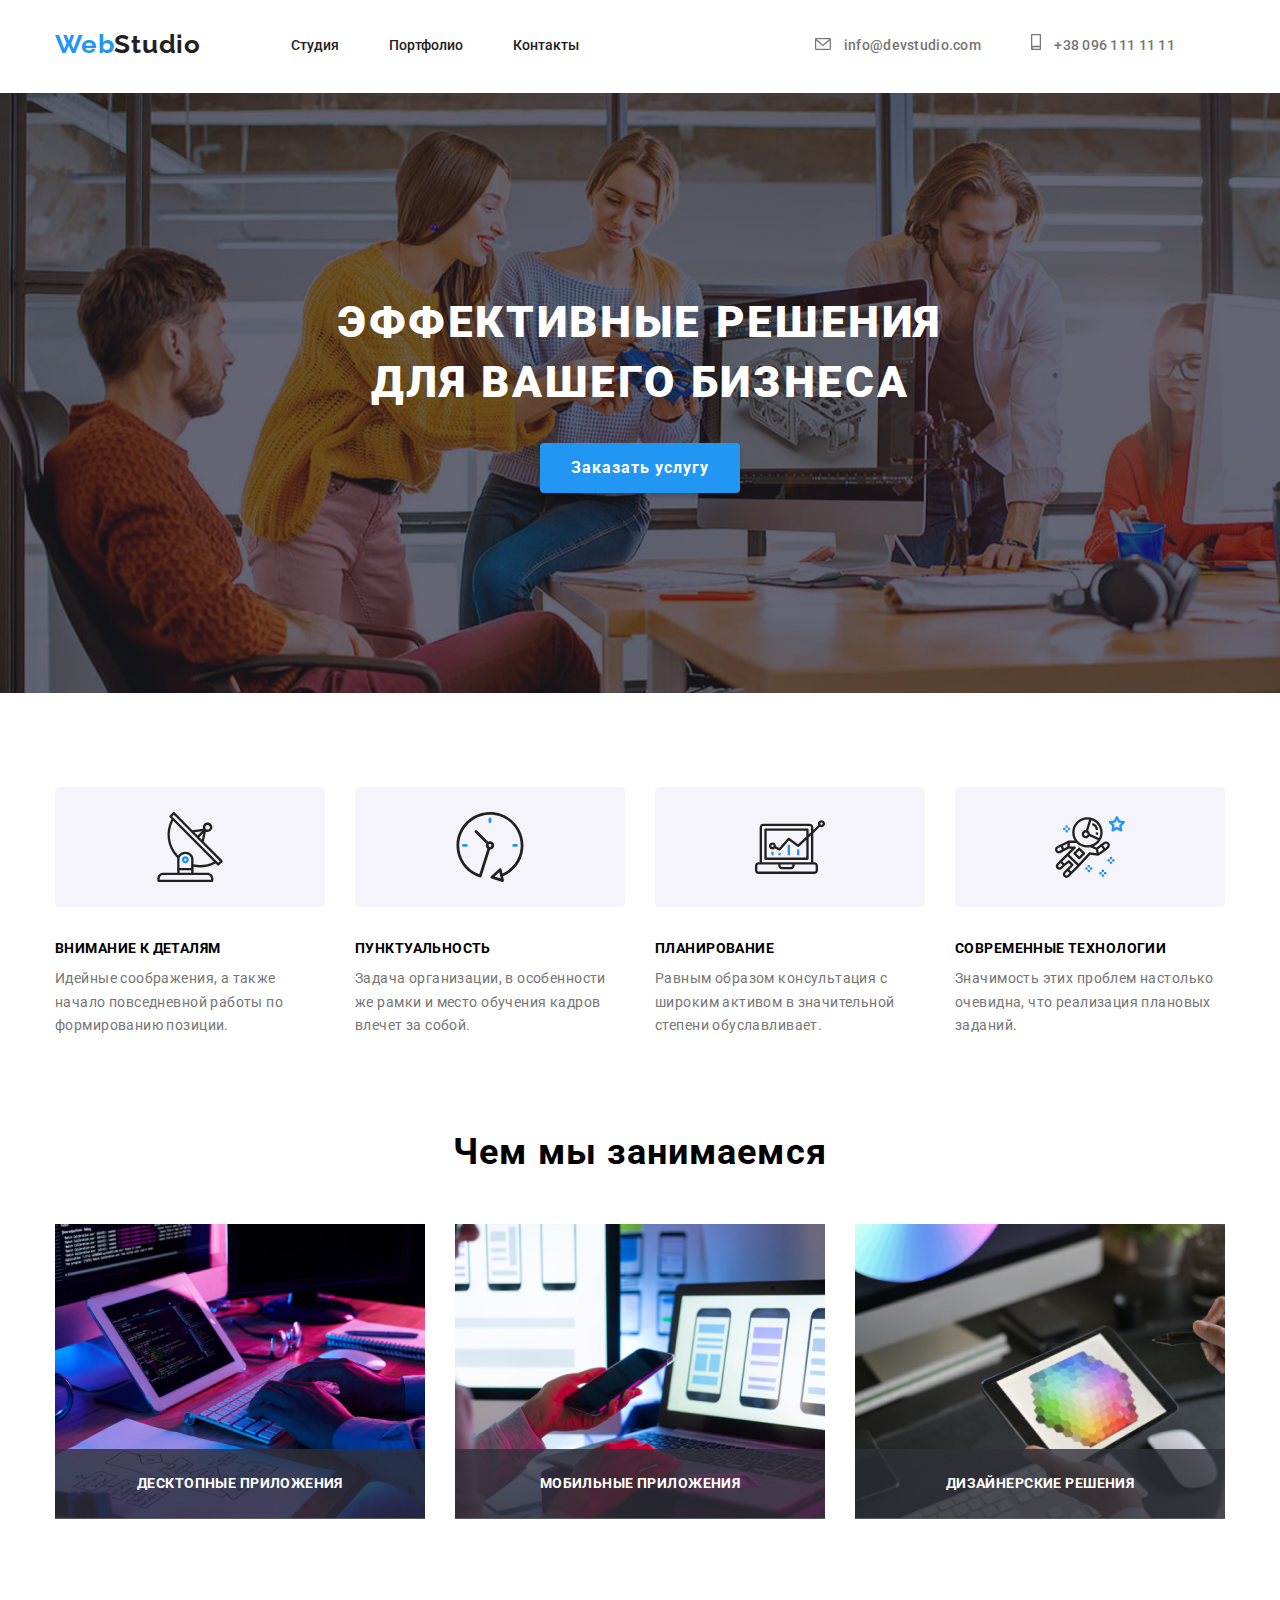
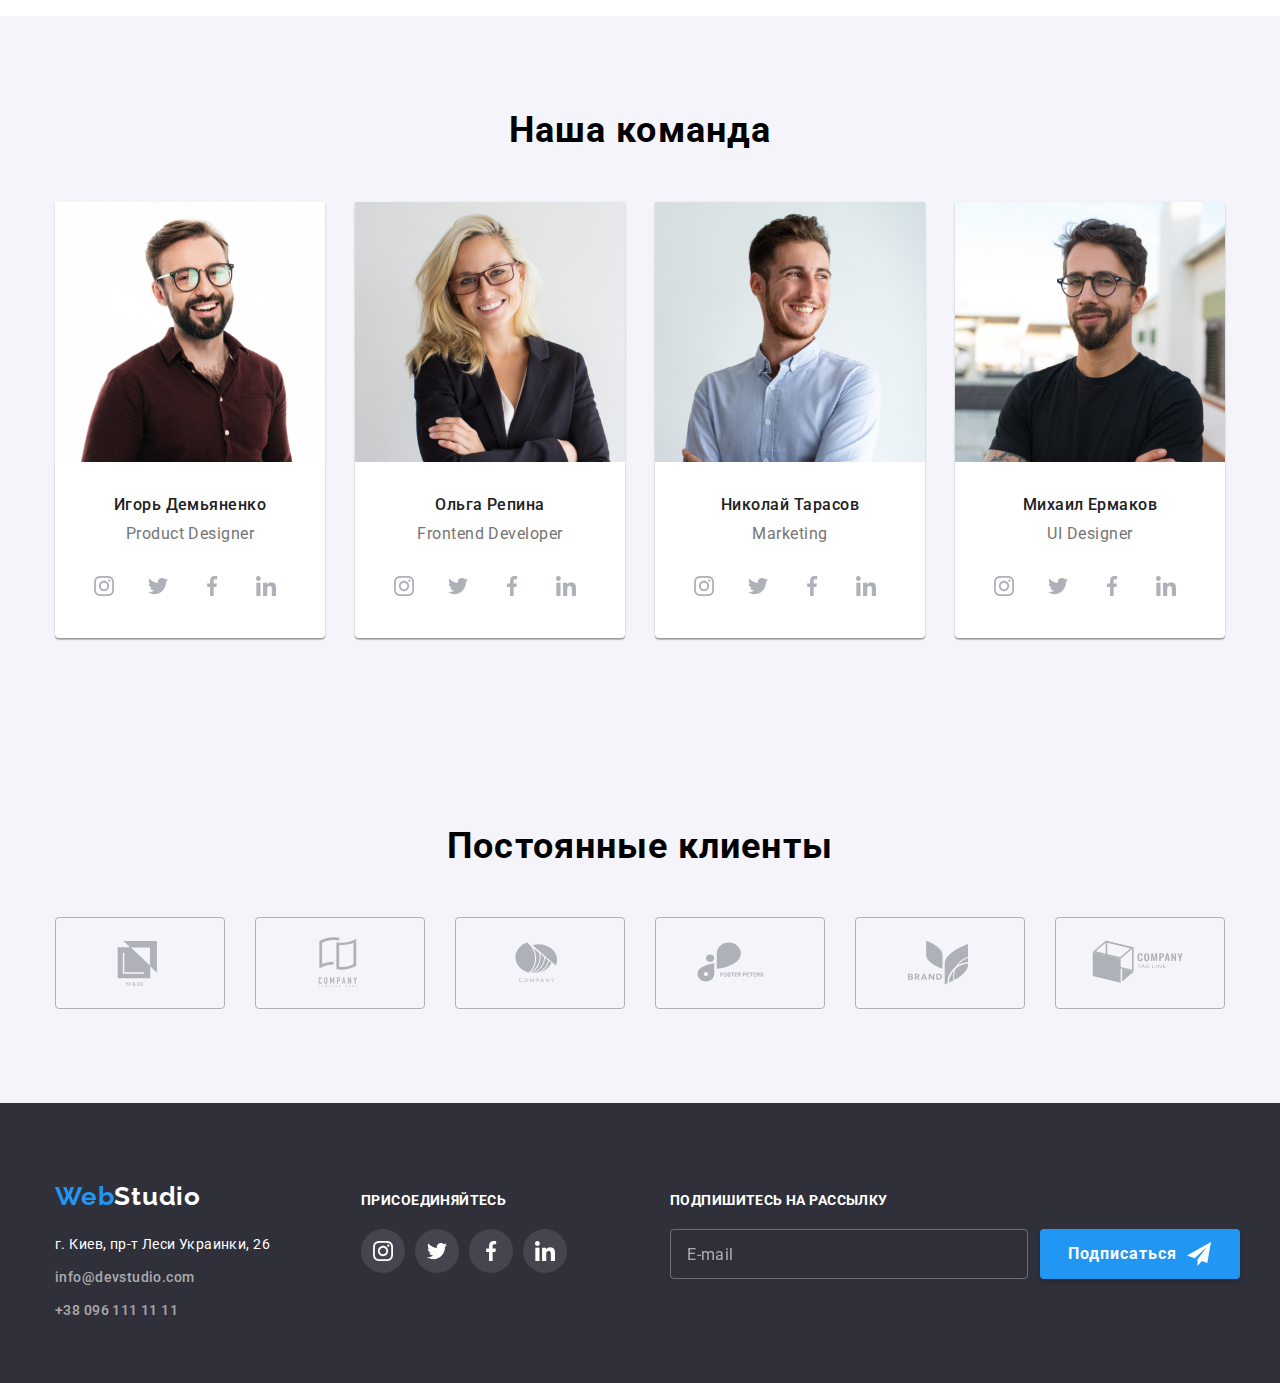
<file: index.html>
<!DOCTYPE html>
<html lang="ru">
<head>
    <meta charset="UTF-8" />
    <meta http-equiv="X-UA-Compatible" content="IE=edge" />
    <meta name="viewport" content="width=device-width, initial-scale=1.0" />
    <link rel="stylesheet" href="https://cdnjs.cloudflare.com/ajax/libs/modern-normalize/1.0.0/modern-normalize.css"
        integrity="sha512-Zx6MlUMKSVJoQ+83OwhdILe8cSEsCzfqThJd7J/VA2UrK6Ctj85p+xzqfyuNXE5B1k25uUdmJ2OzItbBy9GHAQ=="
        crossorigin="anonymous" />
    <link rel="preconnect" href="https://fonts.gstatic.com" />
    <link rel="preconnect" href="https://fonts.gstatic.com" />
    <link
        href="https://fonts.googleapis.com/css2?family=Raleway:wght@700&family=Roboto:wght@400;500;700;900&display=swap"
        rel="stylesheet" />
    <link rel="stylesheet" href="css/main.css" />
    <title>WebStudio</title>
</head>
<body>
    <header class="header">
        <div class="container ">
            <nav >
                <a href="./" class="link logo">
                    <span class="logo-span">Web</span>Studio</a>
                <ul  class="menu list-no">
                    <li class="nav-item">
                        <a class="link nav-link" href="#">Студия</a>
                    </li>
                    <li class="nav-item">
                        <a class="link nav-link" href="portfolio.html">Портфолио</a>
                    </li>
                    <li class="nav-item">
                        <a class="link nav-link" href="#">Контакты</a>
                    </li>
                </ul>
            </nav>
            <ul class="con-list list-no">
                <li class="con-item">
                    <a class="link con-link" href="mailto:info@devstudio.com">
                    <svg class="icon-mail">
                        <use href="sprite.svg#icon-mail"></use>
                    </svg>
                        info@devstudio.com</a>
                </li>
                <li class="con-item">
                    <a class="link con-link" href="tel:+380961111111"> 
                        <svg class="icon-phone">
                            <use href="sprite.svg#icon-smartphone2"></use>
                        </svg>
                       +38 096 111 11 11</a>
                </li>
            </ul>
        </div>
    </header>
    <main>
        <section class="bigblock">
            <div class="container">
                <h1 class="bigblock-title">Эффективные решения для вашего бизнеса</h1>
                <div class="bigblock-center">
                    <button class="order-but"  data-open-modal>Заказать услугу</button>    
                </div>
        </section>
        <section  class="about-section">
            <div class="container">
                <ul class="about-list list-no">
                    <li class="about-list-item">
                        <svg class="about-icon">
                            <use href="sprite.svg#icon-Group-1"></use>
                        </svg>
                        <h3 class="about-title">Внимание к деталям</h3>
                        <p class="about-name about-name_about-p">
                            Идейные соображения, а также</br> начало повседневной работы по</br>
                            формированию позиции.
                        </p>
                    </li>
                    <li class="about-list-item">
                        <svg class="about-icon"> 
                            <use href="sprite.svg#icon-Group-2"></use>
                        </svg>
                        <h3 class="about-title">Пунктуальность</h3>
                        <p class="about-name about-name_about-p">
                            Задача организации, в особенности</br> же рамки и место обучения кадров</br>
                            влечет за собой.
                        </p>
                    </li>
                    <li class="about-list-item">
                        <svg class="about-icon">
                            <use href="sprite.svg#icon-Group-3"></use>
                        </svg>
                        <h3 class="about-title">Планирование</h3>
                        <p class="about-name about-name_about-p">
                            Равным образом консультация с</br> широким активом в значительной</br>
                            степени обуславливает.
                        </p>
                    </li>
                    <li class="about-list-item">
                        <svg class="about-icon">
                            <use href="sprite.svg#icon-Group-4"></use>
                        </svg>
                        <h3 class="about-title">Современные технологии</h3>
                        <p class="about-name about-name_about-p">
                            Значимость этих проблем настолько</br> очевидна, что реализация
                            плановых</br> заданий.
                        </p>
                    </li>
                </ul>
            </div>
        </section>
        <section class="list-img-section">
            <div class="container">
                <h2 class="title-section">Чем мы занимаемся</h2>
                <ul class="list-no list-img">
                    <li>
                        <img src="img.png" width="370" height="294" alt="png" />
                        <div class="back-list">
                            <p class="text-list">Десктопные приложения</p>
                        </div>
                    </li>
                    <li>
                        <img src="img (1).png" width="370" height="294" alt="png1" />
                        <div class="back-list">
                            <p class="text-list">Мобильные приложения</p>
                        </div>
                    </li>
                    <li>
                        <img src="img (2).png" width="370" height="294"
                            alt="png2" />
                            <div class="back-list">
                                <p class="text-list">Дизайнерские решения</p>
                            </div>
                    </li>
                </ul>
            </div>
        </section>
        <section class="team">
            <div class="container">
                <h2 class="title-section">Наша команда</h2>
                <ul class="list-no list-team">
                    <li class="people-list">
                        <img src="img.jpg" alt="Ігарь" width="270" height="260" />
                        <h4 class="title-name">Игорь Демьяненко</h4>
                        <p class="job">Product Designer</p>
                        <ul class="list-no cocial">
                            <li class="cocial-margin">
                                <a class="cocial-link-href" href="">
                                    <svg class="cocial-link">
                                        <use href="sprite.svg#icon-Ellipse-3"></use>
                                    </svg>
                                </a>
                            </li>
                            <li class="cocial-margin">
                                <a class="cocial-link-href" href="">
                                    <svg class="cocial-link">
                                        <use href="sprite.svg#icon-Ellipse-2"></use>
                                    </svg>
                                </a>
                            </li>
                            <li class="cocial-margin">
                                <a class="cocial-link-href" href="">
                                    <svg class="cocial-link">
                                        <use href="sprite.svg#icon-Ellipse-1"></use>
                                    </svg>
                                </a>
                            </li>
                            <li class="cocial-margin">
                                <a class="cocial-link-href" href="">
                                    <svg class="cocial-link">
                                        <use href="sprite.svg#icon-Ellipse"></use>
                                    </svg>
                                </a>
                            </li>   
                        </ul>
                    </li>
                    <li class="people-list">
                        <img src="img (1).jpg" alt="Ольга" width="270" height="260" />
                        <h4 class="title-name">Ольга Репина</h4>
                        <p class="job">Frontend Developer</p>
                        <ul class="list-no cocial">
                            <li class="cocial-margin">
                                <a class="cocial-link-href" href="">
                                    <svg class="cocial-link">
                                        <use href="sprite.svg#icon-Ellipse-3"></use>
                                    </svg>
                                </a>
                            </li>
                            <li class="cocial-margin">
                                <a class="cocial-link-href" href="">
                                    <svg class="cocial-link">
                                        <use href="sprite.svg#icon-Ellipse-2"></use>
                                    </svg>
                                </a>
                            </li>
                            <li class="cocial-margin">
                                <a class="cocial-link-href" href="">
                                    <svg class="cocial-link">
                                        <use href="sprite.svg#icon-Ellipse-1"></use>
                                    </svg>
                                </a>
                            </li>
                            <li class="cocial-margin">
                                <a class="cocial-link-href" href="">
                                    <svg class="cocial-link">
                                        <use href="sprite.svg#icon-Ellipse"></use>
                                    </svg>
                                </a>
                            </li>
                        </ul>
                    </li>
                    <li class="people-list">
                        <img src="img (2).jpg" alt="Коля" width="270" height="260" />
                        <h4 class="title-name">Николай Тарасов</h4>
                        <p class="job">Marketing</p>
                        <ul class="list-no cocial">
                            <li class="cocial-margin">
                                <a class="cocial-link-href" href="">
                                    <svg class="cocial-link">
                                        <use href="sprite.svg#icon-Ellipse-3"></use>
                                    </svg>
                                </a>
                            </li>
                            <li class="cocial-margin">
                                <a class="cocial-link-href" href="">
                                    <svg class="cocial-link">
                                        <use href="sprite.svg#icon-Ellipse-2"></use>
                                    </svg>
                                </a>
                            </li>
                            <li class="cocial-margin">
                                <a class="cocial-link-href" href="">
                                    <svg class="cocial-link">
                                        <use href="sprite.svg#icon-Ellipse-1"></use>
                                    </svg>
                                </a>
                            </li>
                            <li class="cocial-margin">
                                <a class="cocial-link-href" href="">
                                    <svg class="cocial-link">
                                        <use href="sprite.svg#icon-Ellipse"></use>
                                    </svg>
                                </a>
                            </li>
                        </ul>
                    </li>
                    <li class="people-list">
                        <img src="img (3).jpg" alt="Міша" width="270" height="260" />
                        <h4 class="title-name">Михаил Ермаков</h4>
                        <p class="job">UI Designer</p>
                        <ul class="list-no cocial">
                            <li class="cocial-margin">
                                <a class="cocial-link-href" href="">
                                    <svg class="cocial-link">
                                        <use href="sprite.svg#icon-Ellipse-3"></use>
                                    </svg>
                                </a>
                            </li>
                            <li class="cocial-margin">
                                <a class="cocial-link-href" href="">
                                    <svg class="cocial-link">
                                        <use href="sprite.svg#icon-Ellipse-2"></use>
                                    </svg>
                                </a>
                            </li>
                            <li class="cocial-margin">
                                <a class="cocial-link-href" href="">
                                    <svg class="cocial-link">
                                        <use href="sprite.svg#icon-Ellipse-1"></use>
                                    </svg>
                                </a>
                            </li>
                            <li class="cocial-margin">
                                <a class="cocial-link-href" href="">
                                    <svg class="cocial-link">
                                        <use href="sprite.svg#icon-Ellipse"></use>
                                    </svg>
                                </a>
                            </li>
                        </ul>
                    </li>
                </ul>
            </div>
        </section>
        <section class="team">
            <div class="container">
                <h2 class="title-section">Постоянные клиенты</h2>
                <ul class="list-no list-team">
                    <li >
                        <a class="icon-link-client" href="" >
                        <svg class="icon-client">
                            <use href="sprite.svg#icon-Client-1"></use>
                        </svg>
                        </a>
                    </li>
                    <li >
                        <a class="icon-link-client" href="">
                    <svg class="icon-client">
                        <use href="sprite.svg#icon-Client-2"></use>
                    </svg>
                    </a>
                    </li>
                    <li >
                        <a class="icon-link-client" href="">
                    <svg class="icon-client">
                        <use href="sprite.svg#icon-Client-3"></use>
                    </svg>
                    </a>
                    </li>
                    <li >
                        <a class="icon-link-client" href="">
                    <svg class="icon-client">
                        <use href="sprite.svg#icon-Client-4"></use>
                    </svg>
                    </a>
                    </li>
                    <li > 
                        <a class="icon-link-client" href="">
                        <svg class="icon-client">
                            <use href="sprite.svg#icon-Client-5"></use>
                        </svg>
                        </a>
                    </li>
                    <li >
                        <a class="icon-link-client" href="">
                        <svg class="icon-client">
                            <use href="sprite.svg#icon-Client-6"></use>
                        </svg>
                        </a>
                    </li>
                </ul>
            </div>
        </section>
    </main>
    <footer class="footer">
        <div class="container content">
            <div class="margin-content">
            <a href="./" class="link logo footer-logo">
                <span class="logo-span ">Web</span><span class="white-span">Studio</span>
            </a>
            <address class="address">
                <p class="address-street link">г. Киев, пр-т Леси Украинки, 26</p>
                
                <ul class="list-no">
                    <li class="footer-item-list">
                        <a class="link con-link footer-link" href="mailto:info@devstudio.com">info@devstudio.com</a>
                    </li>
                    <li class="footer-item-list">
                        <a class="link con-link footer-link" href="tel:+380961111111">+38 096 111 11 11</a>
                    </li>
                </ul>
            </address>
        </div>
        <div >
            <p class="about-title white">ПРИСОЕДИНЯЙТЕСЬ</p>
        <ul class="list-no cocial">
            <li class="cocial-margin">
                <a class="cocial-href" href="">
                    <svg class="cocial-link">
                        <use href="sprite.svg#icon-Ellipse-3"></use>
                    </svg>
                </a>
            </li>
            <li class="cocial-margin">
                <a class="cocial-href" href="">
                    <svg class="cocial-link">
                        <use href="sprite.svg#icon-Ellipse-2"></use>
                    </svg>
                </a>
            </li>
            <li class="cocial-margin">
                <a class="cocial-href" href="">
                    <svg class="cocial-link">
                        <use href="sprite.svg#icon-Ellipse-1"></use>
                    </svg>
                </a>
            </li>
            <li class="cocial-margin">
                <a class="cocial-href" href="">
                    <svg class="cocial-link">
                        <use href="sprite.svg#icon-Ellipse"></use>
                    </svg>
                </a>
            </li>
        </ul>
        </div>
        <div class="podpiska">
            <h3 class="about-title white">ПОДПИШИТЕСЬ НА РАССЫЛКУ</h3>
            <div class="input-podpiska">
                <input type="text" class="for-mail" placeholder="E-mail">
                <button type="submit" class="but-follow">Подписаться
                    <svg class="icon-send" width="24px" height="24px">
                        <use href="sprite.svg#icon-send"></use>
                    </svg>
                </button>
                </div>
        </div>
        </div>
    </footer>
        <div class="backdrop is-hidden" data-backdrop>       
            <div class="modal">       
                <form class="form" autocomplete="off">
                    <h3 class="modal-name">Оставьте свои данные, мы вам перезвоним</h3>
      
                    <label class="form-label">Имя
                        <input class="input" type="text" name="user-name" />
                        <svg class="icon-form" width="18px" height="18px">
                            <use href="sprite.svg#icon-person"></use>
                        </svg>
                    </label>
        
                    <label class="form-label">Телефон
                        <input class="input" type="tel" name="user-tel" />
                        <svg class="icon-form" width="18px" height="18px">
                            <use href="sprite.svg#icon-phone-black"></use>
                        </svg>
                    </label>
        
                    <label class="form-label">Почта
                        <input class="input" type="email" name="user-email" />
                        <svg class="icon-form" width="18px" height="18px">
                            <use href="sprite.svg#icon-email-black"></use>
                        </svg>
                    </label>
        
                    <label class="form-label">Коментарий
                        <textarea class="comment-textarea" name="comment" placeholder="Введите текст"></textarea>
                    </label>
        
                    <input class="agreement-checkbox visually-hidden" type="checkbox" name="agreement" id="agreement" />
                    <label class="agreement-label" for="agreement">Соглашаюсь с рассылкой и принимаю
                        <a class="agreement-link" href=""> Условия договора</a>
                    </label>
        
                    <button class="button-send" type="submit">Отправить</button>
        
                </form>
        
                <button type="button" class="button-close" data-close-modal>
                    <svg class="icon-close" width="30px" height="30px">
                        <use href="sprite.svg#icon-close"></use>
                    </svg>
                </button>

            </div>
        </div>
   
    <script src="js/js.js"></script>
</body>

</html>
</file>
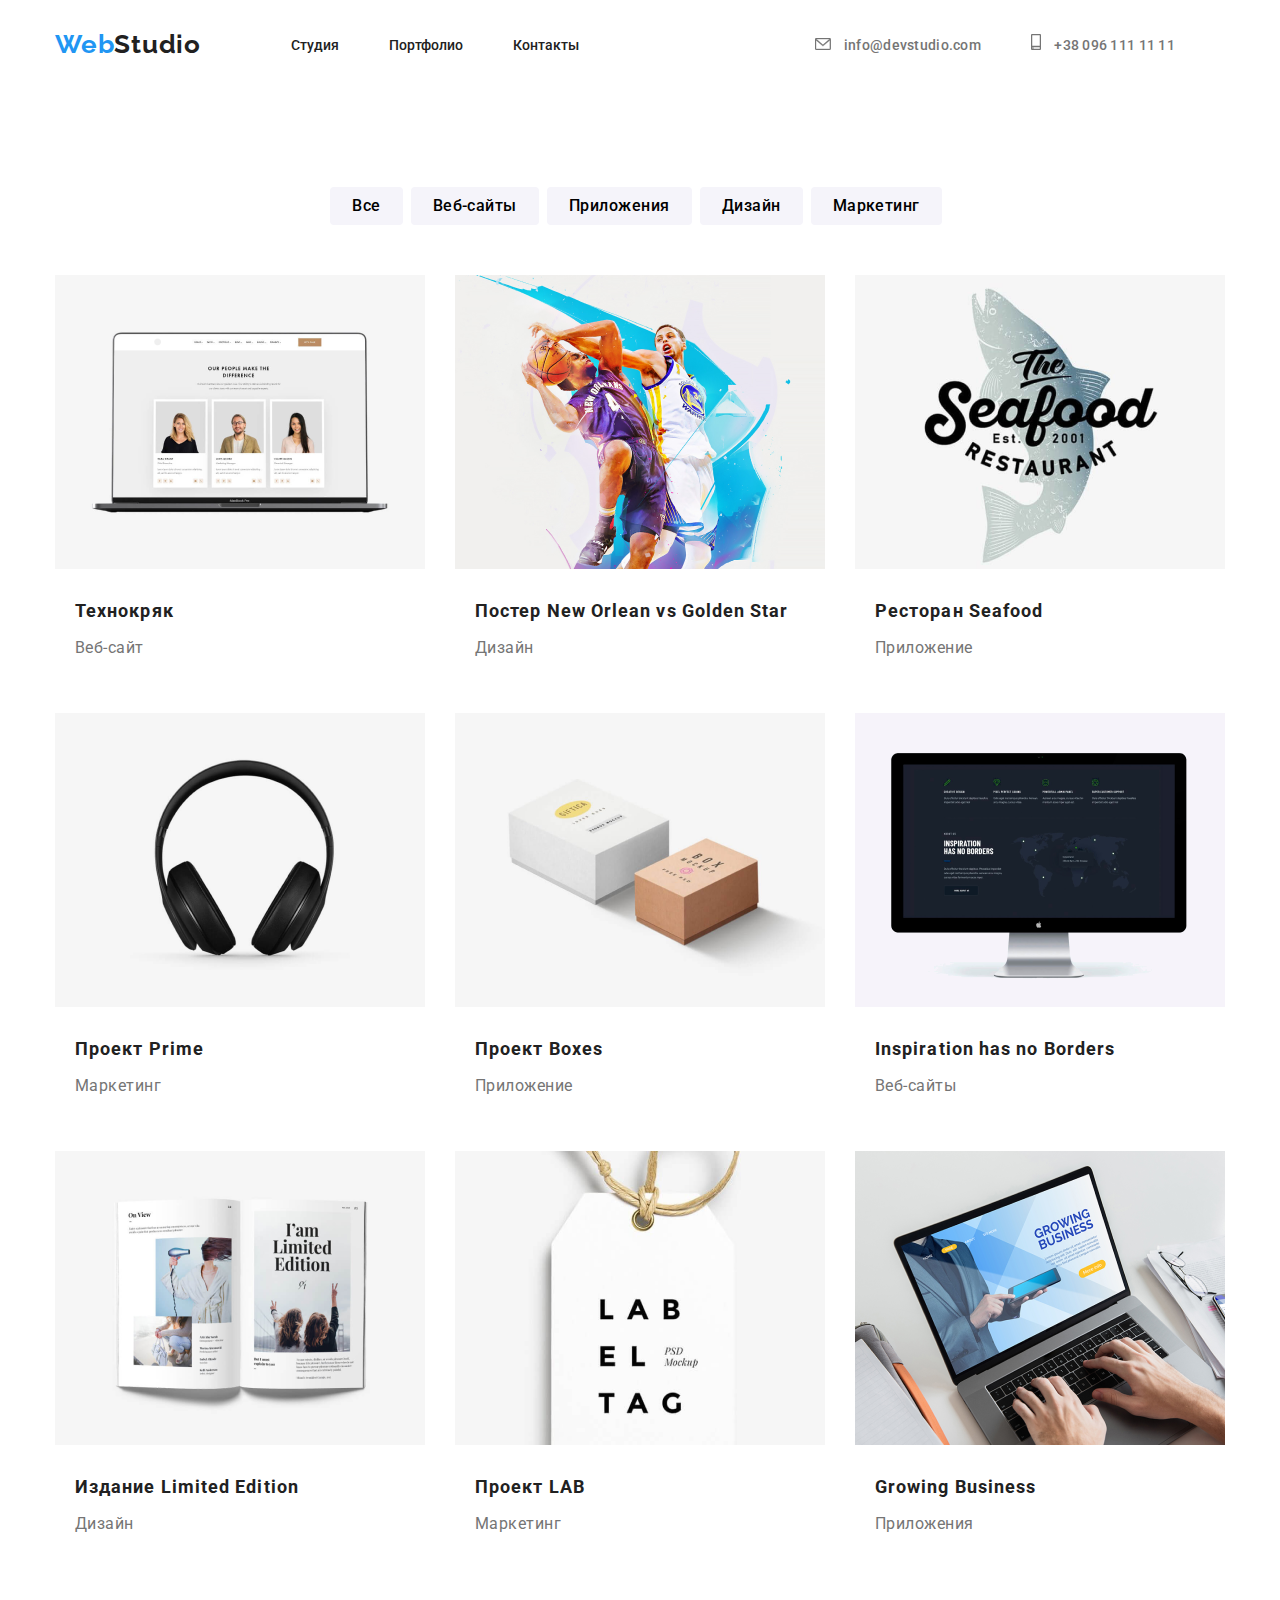
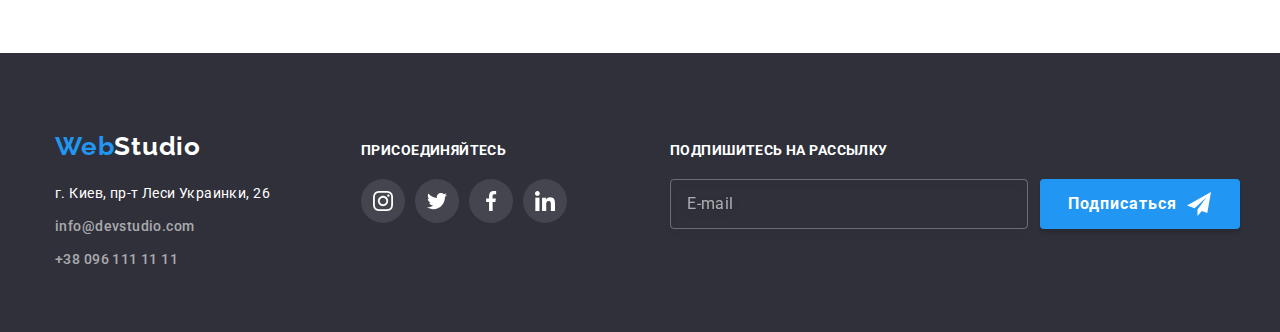
<file: portfolio.html>
<!DOCTYPE html>
<html lang="en">
<head>
    <meta charset="UTF-8" />
    <meta http-equiv="X-UA-Compatible" content="IE=edge" />
    <meta name="viewport" content="width=device-width, initial-scale=1.0" />
    <link rel="preconnect" href="https://fonts.gstatic.com" />
    <link
        href="https://fonts.googleapis.com/css2?family=Raleway:wght@700&family=Roboto:wght@400;500;700;900&display=swap"
        rel="stylesheet" />
    <link rel="stylesheet" href="css/main.css" />
    <title>Portfolio</title>
</head>
<body>
    <header class="header">
        <div class="container">
            <nav >
                <a href="./" class="link logo">
                    <span class="logo-span">Web</span>Studio</a>
                <ul  class="menu list-no">
                    <li class="nav-item">
                        <a class="link nav-link" href="index.html">Студия</a>
                    </li>
                    <li class="nav-item">
                        <a class="link nav-link" href="#">Портфолио</a>
                    </li>
                    <li class="nav-item">
                        <a class="link nav-link" href="#">Контакты</a>
                    </li>
                </ul>
            </nav>
        <ul class="con-list list-no">
            <li class="con-item">
                <a class="link con-link" href="mailto:info@devstudio.com">
                    <svg class="icon-mail">
                        <use href="sprite.svg#icon-mail"></use>
                    </svg>
                    info@devstudio.com</a>
            </li>
            <li class="con-item">
                <a class="link con-link" href="tel:+380961111111">
                    <svg class="icon-phone">
                        <use href="sprite.svg#icon-smartphone2"></use>
                    </svg>
                    +38 096 111 11 11</a>
            </li>
        </ul>
        </div>
    </header>
    <main>
        <section class="catalog">
            <div class="container">
                <ul class="list-no categori-but">
                    <li><button class="catalog-but" type="button">Все</button></li>
                    <li>
                        <button class="catalog-but" type="button">Веб-сайты</button>
                    </li>
                    <li>
                        <button class="catalog-but" type="button">Приложения</button>
                    </li>
                    <li><button class="catalog-but" type="button">Дизайн</button></li>
                    <li>
                        <button class="catalog-but" type="button">Маркетинг</button>
                    </li>
                </ul>
                <ul class="list-no project-port">
                    <li class="project">
                        <a href="" class="project-link">
                            <div class="rotate">
                                <p class="rotate-text">Технокряк это современная площадка распространения коронавируса. Компании используют эту
                                    платформу для цифрового
                                    шпионажа и атак на защищённые сервера конкурентов.</p>
                            </div>
                            <img src="imgзport1.png" alt="imgsp1" width="370" />
                            <div class="padding-port">
                                <h3 class="name-project">Технокряк</h3>
                                <p class="type-catalog">Веб-сайт</p>
                            </div>
                        </a>
                    </li>
                    <li class="project">
                        <a href="" class="project-link">
                            <div class="rotate">
                                <p class="rotate-text">Технокряк это современная площадка распространения коронавируса. Компании используют эту
                                    платформу для цифрового
                                    шпионажа и атак на защищённые сервера конкурентов.</p>
                            </div>
                            <img src="imgзport2.png" alt="imgsp2" width="370" />
                            <div class="padding-port">
                                <h3 class="name-project">Постер New Orlean vs Golden Star</h3>
                                <p class="type-catalog">Дизайн</p>
                            </div></a>
                    </li>
                    <li class="project">
                        <a href="" class="project-link">
                            <div class="rotate">
                                <p class="rotate-text">Технокряк это современная площадка распространения коронавируса. Компании используют эту
                                    платформу для цифрового
                                    шпионажа и атак на защищённые сервера конкурентов.</p>
                            </div>
                            <img src="imgзport3.png" alt="imgsp3" width="370" />
                            <div class="padding-port">
                                <h3 class="name-project">Ресторан Seafood</h3>
                                <p class="type-catalog">Приложение</p>
                            </div></a>
                    </li>
                    <li class="project">
                        <a href="" class="project-link">
                            <div class="rotate">
                                <p class="rotate-text">Технокряк это современная площадка распространения коронавируса. Компании используют эту
                                    платформу для цифрового
                                    шпионажа и атак на защищённые сервера конкурентов.</p>
                            </div>
                            <img src="imgзport4.png" alt="imgsp4" width="370" />
                            <div class="padding-port">
                                <h3 class="name-project">Проект Prime</h3>
                                <p class="type-catalog">Маркетинг</p>
                            </div></a>
                    </li>
                    <li class="project">
                        <a href="" class="project-link">
                            <div class="rotate">
                                <p class="rotate-text">Технокряк это современная площадка распространения коронавируса. Компании используют эту
                                    платформу для цифрового
                                    шпионажа и атак на защищённые сервера конкурентов.</p>
                            </div>
                            <img src="imgзport5.png" alt="imgsp5" width="370" />
                            <div class="padding-port">
                                <h3 class="name-project">Проект Boxes</h3>
                                <p class="type-catalog">Приложение</p>
                            </div></a>
                    </li>
                    <li class="project">
                        <a href="" class="project-link">
                            <div class="rotate">
                                <p class="rotate-text">Технокряк это современная площадка распространения коронавируса. Компании используют эту
                                    платформу для цифрового
                                    шпионажа и атак на защищённые сервера конкурентов.</p>
                            </div>
                            <img src="imgзport6.png" alt="imgsp6" width="370" />
                            <div class="padding-port">
                                <h3 class="name-project">Inspiration has no Borders</h3>
                                <p class="type-catalog">Веб-сайты</p>
                            </div></a>
                    </li>
                    <li class="project">
                        <a href="" class="project-link">
                            <div class="rotate">
                                <p class="rotate-text">Технокряк это современная площадка распространения коронавируса. Компании используют эту
                                    платформу для цифрового
                                    шпионажа и атак на защищённые сервера конкурентов.</p>
                            </div>
                            <img src="imgзport7.png" alt="imgsp7" width="370" />
                            <div class="padding-port">
                                <h3 class="name-project">Издание Limited Edition</h3>
                                <p class="type-catalog">Дизайн</p>
                            </div></a>
                    </li>
                    <li class="project">
                        <a href="" class="project-link">
                            <div class="rotate">
                                <p class="rotate-text">Технокряк это современная площадка распространения коронавируса. Компании используют эту
                                    платформу для цифрового
                                    шпионажа и атак на защищённые сервера конкурентов.</p>
                            </div>
                            <img src="imgзport8.png" alt="imgsp8" width="370" />
                            <div class="padding-port">
                                <h3 class="name-project">Проект LAB</h3>
                                <p class="type-catalog">Маркетинг</p>
                            </div></a>
                    </li>
                    <li class="project">
                        <a href="" class="project-link">
                            <div class="rotate">
                                <p class="rotate-text">Технокряк это современная площадка распространения коронавируса. Компании используют эту
                                    платформу для цифрового
                                    шпионажа и атак на защищённые сервера конкурентов.</p>
                            </div>
                            <img src="imgзport9.png" alt="imgsp9" width="370" />
                            <div class="padding-port">
                                <h3 class="name-project">Growing Business</h3>
                                <p class="type-catalog">Приложения</p>
                            </div></a>
                    </li>
                </ul>
            </div>
        </section>
    </main>
<footer class="footer">
    <div class="container content">
        <div class="margin-content">
            <a href="./" class="link logo footer-logo">
                <span class="logo-span ">Web</span><span class="white-span">Studio</span>
            </a>
            <address class="address">
                <p class="address-street link">г. Киев, пр-т Леси Украинки, 26</p>

                <ul class="list-no">
                    <li class="footer-item-list">
                        <a class="link con-link footer-link" href="mailto:info@devstudio.com">info@devstudio.com</a>
                    </li>
                    <li class="footer-item-list">
                        <a class="link con-link footer-link" href="tel:+380961111111">+38 096 111 11 11</a>
                    </li>
                </ul>
            </address>
        </div>
        <div>
            <p class="about-title white">ПРИСОЕДИНЯЙТЕСЬ</p>
            <ul class="list-no cocial">
                <li class="cocial-margin">
                    <a class="cocial-href" href="">
                        <svg class="cocial-link">
                            <use href="sprite.svg#icon-Ellipse-3"></use>
                        </svg>
                    </a>
                </li>
                <li class="cocial-margin">
                    <a class="cocial-href" href="">
                        <svg class="cocial-link">
                            <use href="sprite.svg#icon-Ellipse-2"></use>
                        </svg>
                    </a>
                </li>
                <li class="cocial-margin">
                    <a class="cocial-href" href="">
                        <svg class="cocial-link">
                            <use href="sprite.svg#icon-Ellipse-1"></use>
                        </svg>
                    </a>
                </li>
                <li class="cocial-margin">
                    <a class="cocial-href" href="">
                        <svg class="cocial-link">
                            <use href="sprite.svg#icon-Ellipse"></use>
                        </svg>
                    </a>
                </li>
            </ul>
        </div>
        <div class="podpiska">
            <h3 class="about-title white">ПОДПИШИТЕСЬ НА РАССЫЛКУ</h3>
            <div class="input-podpiska">
                <input type="text" class="for-mail" placeholder="E-mail">
                <button type="submit" class="but-follow">Подписаться
                    <svg class="icon-send" width="24px" height="24px">
                        <use href="/sprite.svg#icon-send"></use>
                    </svg>
                </button>
            </div>
        </div>
    </div>
</footer>
</body>
</html>
</file>
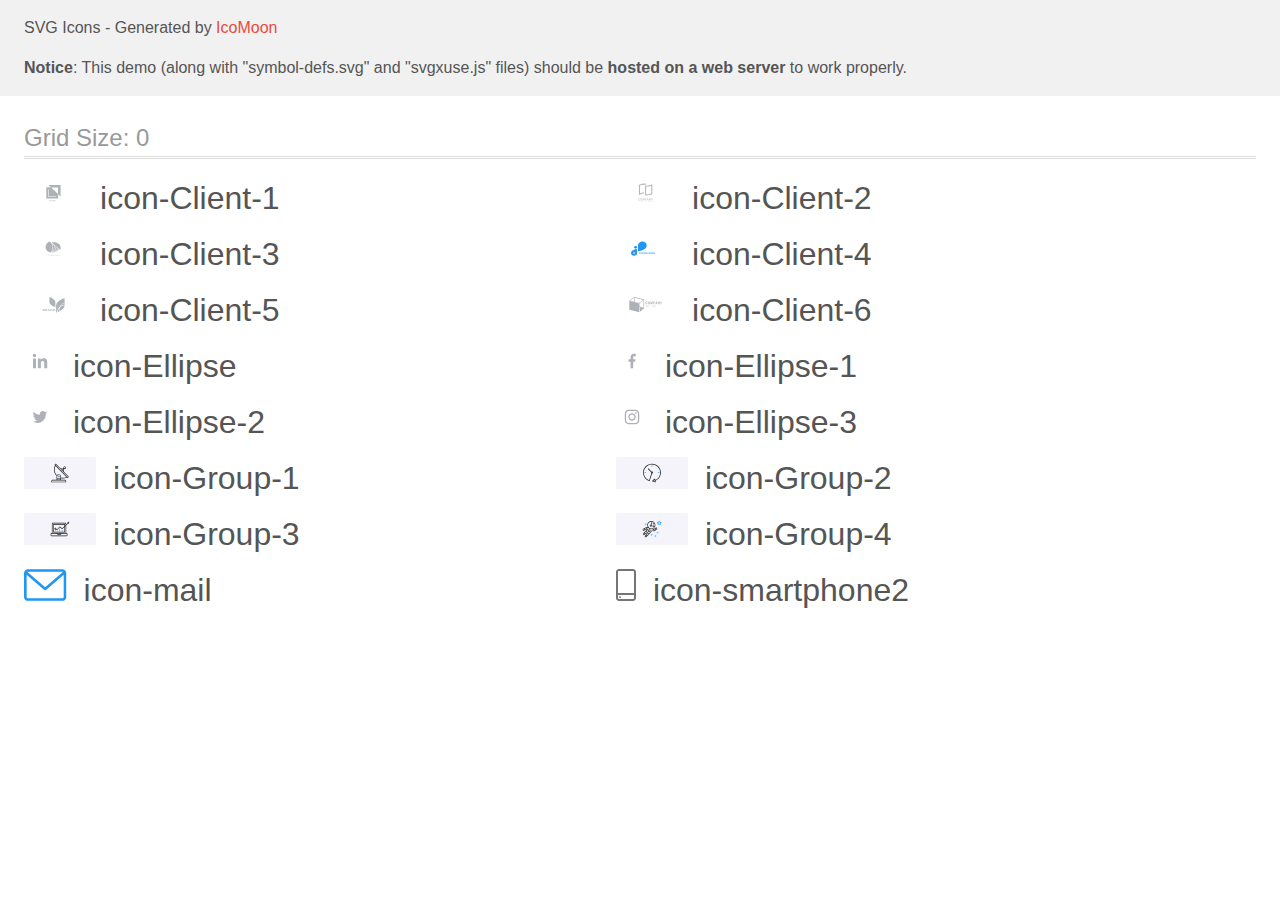
<file: icons/icomoon/demo-external-svg.html>
<!doctype html>
<html>
<head>
    <title>IcoMoon - SVG Icons</title>
    <meta charset="utf-8">
    <meta name="viewport" content="width=device-width, initial-scale=1">
    <link rel="stylesheet" href="demo-files/demo.css">
    <link rel="stylesheet" href="style.css">
</head>
<body>
<header class="bgc1 clearfix">
<div class="mhl">
    <p>SVG Icons - Generated by <a href="https://icomoon.io/app">IcoMoon</a></p><p><strong>Notice</strong>: This demo (along with "symbol-defs.svg" and "svgxuse.js" files) should be <b>hosted on a web server</b> to work properly.</p>
</div>
</header>
    <div class="clearfix mhl ptl">
        <h1 class="mvm mtn fgc1">Grid Size: 0</h1>
        <div class="glyph fs1">
            <div class="clearfix pbs">
                <svg class="icon icon-Client-1"><use xlink:href="symbol-defs.svg#icon-Client-1"></use></svg><span class="name"> icon-Client-1</span>
            </div>
        </div>
        <div class="glyph fs1">
            <div class="clearfix pbs">
                <svg class="icon icon-Client-2"><use xlink:href="symbol-defs.svg#icon-Client-2"></use></svg><span class="name"> icon-Client-2</span>
            </div>
        </div>
        <div class="glyph fs1">
            <div class="clearfix pbs">
                <svg class="icon icon-Client-3"><use xlink:href="symbol-defs.svg#icon-Client-3"></use></svg><span class="name"> icon-Client-3</span>
            </div>
        </div>
        <div class="glyph fs1">
            <div class="clearfix pbs">
                <svg class="icon icon-Client-4"><use xlink:href="symbol-defs.svg#icon-Client-4"></use></svg><span class="name"> icon-Client-4</span>
            </div>
        </div>
        <div class="glyph fs1">
            <div class="clearfix pbs">
                <svg class="icon icon-Client-5"><use xlink:href="symbol-defs.svg#icon-Client-5"></use></svg><span class="name"> icon-Client-5</span>
            </div>
        </div>
        <div class="glyph fs1">
            <div class="clearfix pbs">
                <svg class="icon icon-Client-6"><use xlink:href="symbol-defs.svg#icon-Client-6"></use></svg><span class="name"> icon-Client-6</span>
            </div>
        </div>
        <div class="glyph fs1">
            <div class="clearfix pbs">
                <svg class="icon icon-Ellipse"><use xlink:href="symbol-defs.svg#icon-Ellipse"></use></svg><span class="name"> icon-Ellipse</span>
            </div>
        </div>
        <div class="glyph fs1">
            <div class="clearfix pbs">
                <svg class="icon icon-Ellipse-1"><use xlink:href="symbol-defs.svg#icon-Ellipse-1"></use></svg><span class="name"> icon-Ellipse-1</span>
            </div>
        </div>
        <div class="glyph fs1">
            <div class="clearfix pbs">
                <svg class="icon icon-Ellipse-2"><use xlink:href="symbol-defs.svg#icon-Ellipse-2"></use></svg><span class="name"> icon-Ellipse-2</span>
            </div>
        </div>
        <div class="glyph fs1">
            <div class="clearfix pbs">
                <svg class="icon icon-Ellipse-3"><use xlink:href="symbol-defs.svg#icon-Ellipse-3"></use></svg><span class="name"> icon-Ellipse-3</span>
            </div>
        </div>
        <div class="glyph fs1">
            <div class="clearfix pbs">
                <svg class="icon icon-Group-1"><use xlink:href="symbol-defs.svg#icon-Group-1"></use></svg><span class="name"> icon-Group-1</span>
            </div>
        </div>
        <div class="glyph fs1">
            <div class="clearfix pbs">
                <svg class="icon icon-Group-2"><use xlink:href="symbol-defs.svg#icon-Group-2"></use></svg><span class="name"> icon-Group-2</span>
            </div>
        </div>
        <div class="glyph fs1">
            <div class="clearfix pbs">
                <svg class="icon icon-Group-3"><use xlink:href="symbol-defs.svg#icon-Group-3"></use></svg><span class="name"> icon-Group-3</span>
            </div>
        </div>
        <div class="glyph fs1">
            <div class="clearfix pbs">
                <svg class="icon icon-Group-4"><use xlink:href="symbol-defs.svg#icon-Group-4"></use></svg><span class="name"> icon-Group-4</span>
            </div>
        </div>
        <div class="glyph fs1">
            <div class="clearfix pbs">
                <svg class="icon icon-mail"><use xlink:href="symbol-defs.svg#icon-mail"></use></svg><span class="name"> icon-mail</span>
            </div>
        </div>
        <div class="glyph fs1">
            <div class="clearfix pbs">
                <svg class="icon icon-smartphone2"><use xlink:href="symbol-defs.svg#icon-smartphone2"></use></svg><span class="name"> icon-smartphone2</span>
            </div>
        </div>
  </div>
<script defer src="svgxuse.js"></script>
</body>
</html>
</file>
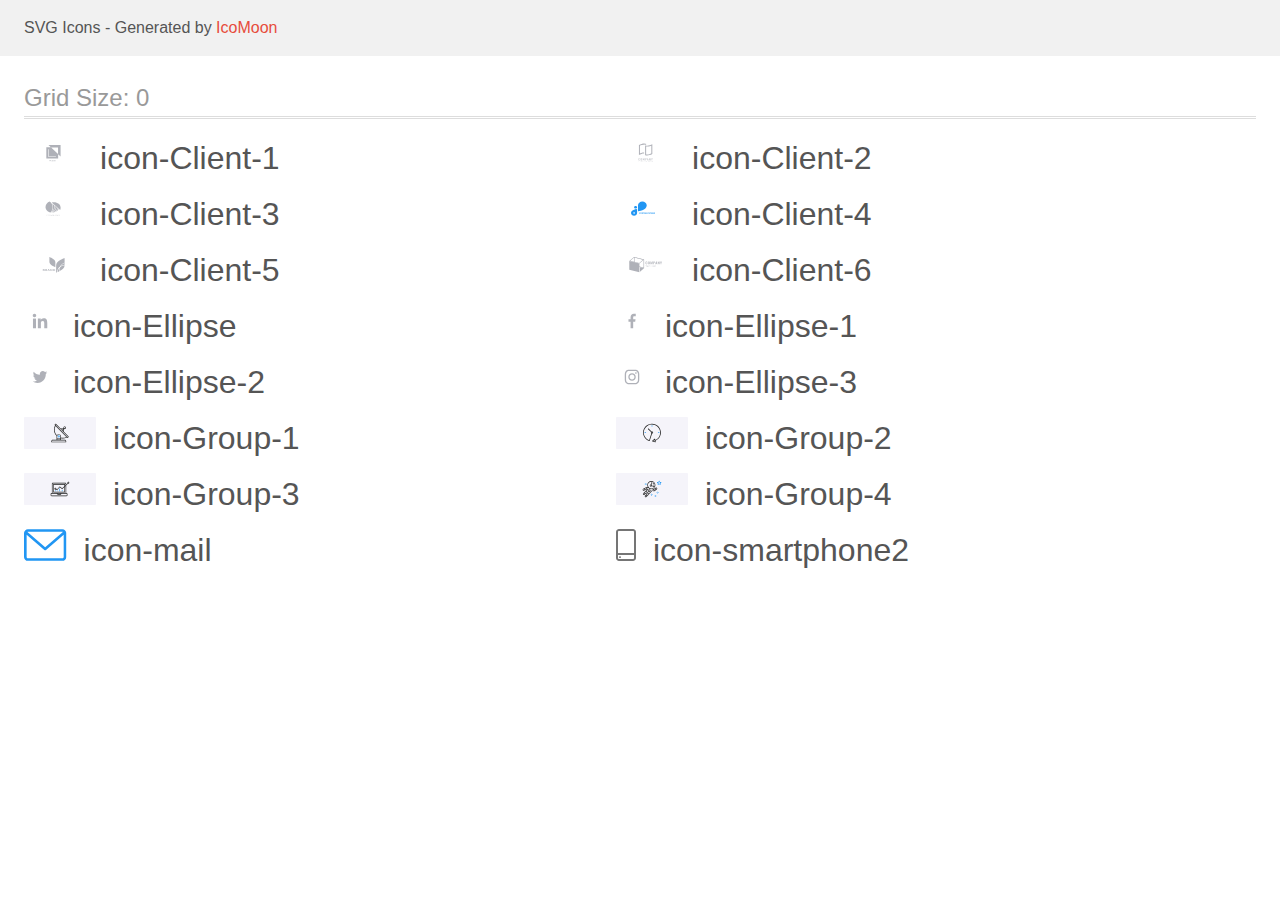
<file: icons/icomoon/demo.html>
<!doctype html>
<html>
<head>
    <title>IcoMoon - SVG Icons</title>
    <meta charset="utf-8">
    <meta name="viewport" content="width=device-width, initial-scale=1">
    <link rel="stylesheet" href="demo-files/demo.css">
    <link rel="stylesheet" href="style.css">
</head>
<body>
<svg aria-hidden="true" style="position: absolute; width: 0; height: 0; overflow: hidden;" version="1.1" xmlns="http://www.w3.org/2000/svg" xmlns:xlink="http://www.w3.org/1999/xlink">
<defs>
<symbol id="icon-Client-1" viewBox="0 0 59 32">
<path fill="#afb1b8" style="fill: var(--color1, #afb1b8)" d="M24.348 8l2.438 2.308-4.524-0.003v11.196h11.826v-4.281l2.435 2.305v-11.525h-12.174zM33.98 16.949l-6.911-6.543h6.911v6.543zM31.834 19.863h-7.702v-7.53h0.544v7.020h7.157v0.51zM25.951 22.991l-0.285 0.586-0.285-0.586h-0.239l0.415 0.781v0.455h0.216v-0.455l0.414-0.781h-0.238zM26.308 24.227l0.1-0.288h0.479l0.101 0.288h0.224l-0.468-1.236h-0.193l-0.467 1.236h0.223zM26.648 23.253l0.179 0.513h-0.358l0.179-0.513zM27.781 23.737c-0.031 0.048-0.047 0.1-0.047 0.157 0 0.104 0.037 0.189 0.11 0.254s0.172 0.097 0.294 0.097 0.228-0.033 0.316-0.099l0.070 0.082h0.239l-0.182-0.215c0.071-0.097 0.107-0.222 0.107-0.374h-0.179c0 0.083-0.017 0.159-0.052 0.227l-0.239-0.282 0.084-0.061c0.059-0.043 0.102-0.086 0.128-0.129s0.039-0.091 0.039-0.143c0-0.078-0.029-0.143-0.087-0.196s-0.131-0.080-0.221-0.080c-0.1 0-0.179 0.028-0.238 0.085s-0.088 0.133-0.088 0.229c0 0.040 0.009 0.081 0.028 0.123s0.053 0.094 0.101 0.155c-0.092 0.066-0.153 0.123-0.184 0.171zM28.339 24.010c-0.061 0.046-0.126 0.070-0.195 0.070-0.062 0-0.111-0.018-0.148-0.053s-0.055-0.082-0.055-0.139c0-0.066 0.034-0.125 0.102-0.177l0.026-0.019 0.27 0.318zM28.117 23.462c-0.058-0.072-0.087-0.132-0.087-0.179 0-0.041 0.012-0.076 0.036-0.103s0.056-0.041 0.096-0.041c0.037 0 0.068 0.012 0.093 0.035s0.037 0.050 0.037 0.082c0 0.049-0.018 0.089-0.053 0.12l-0.026 0.021-0.094 0.065zM30.13 24.134c0.085-0.074 0.134-0.177 0.146-0.309h-0.214c-0.011 0.088-0.038 0.151-0.081 0.189s-0.106 0.057-0.19 0.057c-0.092 0-0.162-0.035-0.211-0.105s-0.071-0.172-0.071-0.306v-0.11c0.001-0.132 0.027-0.232 0.076-0.3s0.122-0.103 0.216-0.103c0.080 0 0.141 0.020 0.183 0.059s0.068 0.103 0.078 0.192h0.214c-0.014-0.135-0.062-0.24-0.145-0.314s-0.193-0.111-0.329-0.111c-0.101 0-0.191 0.024-0.268 0.072s-0.136 0.117-0.177 0.206c-0.041 0.089-0.062 0.192-0.062 0.308v0.115c0.002 0.114 0.023 0.214 0.064 0.3s0.099 0.153 0.173 0.2c0.075 0.046 0.162 0.070 0.261 0.070 0.141 0 0.254-0.037 0.339-0.11zM31.392 23.961c0.042-0.092 0.063-0.198 0.063-0.319v-0.069c-0.001-0.121-0.022-0.226-0.065-0.317s-0.103-0.161-0.181-0.209c-0.078-0.049-0.167-0.073-0.267-0.073s-0.19 0.025-0.268 0.074c-0.078 0.049-0.138 0.119-0.181 0.211s-0.064 0.199-0.064 0.319v0.070c0.001 0.118 0.022 0.223 0.065 0.313s0.104 0.161 0.182 0.21c0.079 0.049 0.168 0.073 0.268 0.073 0.101 0 0.191-0.024 0.268-0.073s0.138-0.119 0.18-0.211zM31.162 23.262c0.052 0.073 0.078 0.178 0.078 0.315v0.065c0 0.139-0.026 0.245-0.077 0.318s-0.124 0.109-0.219 0.109c-0.094 0-0.168-0.037-0.221-0.111s-0.079-0.179-0.079-0.315v-0.071c0.001-0.133 0.028-0.236 0.080-0.308s0.125-0.11 0.218-0.11c0.095 0 0.168 0.037 0.22 0.11z"></path>
</symbol>
<symbol id="icon-Client-2" viewBox="0 0 59 32">
<path fill="#afb1b8" style="fill: var(--color1, #afb1b8)" d="M28.561 7.629h-0.047c-0.073-0.004-0.146-0.006-0.219-0.008v0h-0.158c-0.138 0-0.279 0.004-0.419 0.011-0.011-0.001-0.021-0.001-0.032 0-1.268 0.072-2.51 0.389-3.658 0.933l-0.15 0.073v7.701l0.352-0.119c0.309-0.106 0.638-0.202 0.978-0.29 0.921-0.236 1.866-0.362 2.816-0.374v1.012c-0.126 0.001-0.248 0.004-0.37 0.011h-0.029c-0.731 0.040-1.457 0.151-2.166 0.333-0.899 0.225-1.766 0.563-2.581 1.006v-9.877c0.846-0.494 1.758-0.864 2.707-1.101 0.834-0.215 1.691-0.326 2.552-0.329h0.149c0.178 0.004 0.351 0.012 0.514 0.025 0.429 0.030 0.854 0.098 1.271 0.203v0.996c-0.405-0.094-0.817-0.156-1.232-0.186-0.008-0.001-0.017-0.001-0.025-0.002-0.086-0.007-0.172-0.015-0.252-0.015zM30.314 8.647c0.221 0.017 0.45 0.025 0.681 0.025 0.905-0.003 1.806-0.119 2.683-0.344 0.898-0.226 1.765-0.564 2.58-1.007v9.701c-0.847 0.493-1.758 0.864-2.708 1.101-0.834 0.214-1.691 0.325-2.552 0.328-0.652 0.005-1.302-0.071-1.936-0.228v-9.764c0.15 0.034 0.304 0.066 0.46 0.093 0.257 0.043 0.528 0.075 0.792 0.095zM35.251 8.723l-0.352 0.119c-0.324 0.109-0.65 0.206-0.978 0.293-0.956 0.246-1.938 0.371-2.924 0.375-0.23 0-0.441-0.006-0.645-0.019l-0.281-0.019v7.922l0.241 0.021c0.224 0.019 0.454 0.029 0.686 0.029 0.777-0.003 1.55-0.103 2.303-0.298 0.62-0.155 1.222-0.372 1.799-0.647l0.151-0.073v-7.704z"></path>
<path fill="#afb1b8" style="fill: var(--color1, #afb1b8)" d="M23.561 21.291c-0.051-0.052-0.112-0.094-0.179-0.121s-0.14-0.040-0.213-0.037c-0.077-0.001-0.154 0.013-0.226 0.042-0.066 0.026-0.126 0.066-0.176 0.116s-0.088 0.111-0.113 0.177c-0.028 0.069-0.041 0.144-0.041 0.218v1.32c-0.003 0.093 0.015 0.186 0.052 0.271 0.031 0.068 0.076 0.128 0.132 0.177 0.053 0.044 0.115 0.076 0.181 0.094 0.064 0.018 0.13 0.027 0.197 0.027 0.073 0.001 0.146-0.015 0.213-0.046 0.066-0.029 0.126-0.070 0.176-0.122 0.049-0.051 0.088-0.111 0.115-0.177 0.028-0.067 0.043-0.138 0.042-0.21v-0.148h-0.345v0.118c0.001 0.040-0.006 0.080-0.020 0.118-0.011 0.028-0.028 0.053-0.050 0.074-0.021 0.017-0.046 0.030-0.072 0.038-0.023 0.008-0.048 0.012-0.072 0.012-0.031 0.004-0.062-0.001-0.090-0.014s-0.053-0.032-0.071-0.057c-0.033-0.053-0.048-0.115-0.046-0.177v-1.23c-0.002-0.068 0.012-0.136 0.042-0.197 0.018-0.028 0.043-0.050 0.073-0.064s0.063-0.019 0.096-0.015c0.030-0.001 0.059 0.005 0.086 0.018s0.050 0.032 0.068 0.056c0.039 0.051 0.059 0.113 0.057 0.177v0.114h0.341v-0.134c0.001-0.079-0.014-0.157-0.042-0.231-0.025-0.069-0.065-0.132-0.115-0.186z"></path>
<path fill="#afb1b8" style="fill: var(--color1, #afb1b8)" d="M25.61 21.276c-0.11-0.093-0.249-0.144-0.392-0.145-0.070 0-0.14 0.013-0.206 0.037-0.067 0.024-0.129 0.061-0.182 0.108-0.057 0.051-0.103 0.114-0.134 0.185-0.035 0.081-0.052 0.168-0.050 0.256v1.266c-0.002 0.089 0.015 0.177 0.050 0.259 0.031 0.068 0.077 0.128 0.134 0.177 0.053 0.049 0.115 0.087 0.182 0.111 0.066 0.024 0.136 0.037 0.206 0.037s0.14-0.013 0.206-0.037c0.069-0.025 0.132-0.063 0.187-0.111s0.099-0.11 0.13-0.177c0.035-0.082 0.053-0.17 0.050-0.259v-1.266c0.002-0.088-0.015-0.175-0.050-0.256-0.031-0.070-0.075-0.133-0.13-0.185zM25.449 22.982c0.003 0.034-0.002 0.068-0.014 0.099s-0.031 0.060-0.055 0.084c-0.046 0.038-0.103 0.059-0.162 0.059s-0.117-0.021-0.162-0.059c-0.024-0.023-0.043-0.052-0.055-0.084s-0.017-0.066-0.014-0.099v-1.266c-0.003-0.034 0.002-0.068 0.014-0.099s0.031-0.060 0.055-0.084c0.046-0.038 0.103-0.059 0.162-0.059s0.117 0.021 0.162 0.059c0.024 0.023 0.043 0.052 0.055 0.084s0.017 0.066 0.014 0.099v1.266z"></path>
<path fill="#afb1b8" style="fill: var(--color1, #afb1b8)" d="M28.302 23.548v-2.396h-0.332l-0.436 1.268h-0.006l-0.439-1.268h-0.328v2.396h0.342v-1.458h0.006l0.335 1.030h0.171l0.338-1.030h0.006v1.458h0.342z"></path>
<path fill="#afb1b8" style="fill: var(--color1, #afb1b8)" d="M30.246 21.32c-0.053-0.059-0.119-0.104-0.194-0.131-0.080-0.026-0.164-0.039-0.248-0.037h-0.509v2.396h0.341v-0.936h0.176c0.107 0.005 0.213-0.018 0.308-0.065 0.078-0.043 0.142-0.106 0.187-0.183 0.039-0.064 0.066-0.135 0.078-0.209 0.013-0.090 0.020-0.181 0.018-0.272 0.003-0.115-0.008-0.23-0.033-0.342-0.023-0.083-0.066-0.159-0.126-0.22zM30.070 22.050c-0.001 0.043-0.012 0.086-0.032 0.125-0.020 0.037-0.050 0.066-0.088 0.084-0.051 0.023-0.106 0.033-0.161 0.030h-0.156v-0.815h0.176c0.053-0.003 0.106 0.008 0.154 0.030 0.035 0.020 0.063 0.051 0.080 0.088 0.019 0.042 0.029 0.087 0.030 0.134 0 0.050 0 0.103 0 0.159s0.003 0.113 0 0.165h-0.003z"></path>
<path fill="#afb1b8" style="fill: var(--color1, #afb1b8)" d="M31.864 21.152h-0.28l-0.528 2.396h0.341l0.1-0.515h0.465l0.1 0.515h0.341l-0.541-2.396zM31.549 22.706l0.168-0.869h0.006l0.167 0.869h-0.341z"></path>
<path fill="#afb1b8" style="fill: var(--color1, #afb1b8)" d="M34.069 22.595h-0.006l-0.516-1.443h-0.328v2.396h0.341v-1.441h0.007l0.522 1.441h0.321v-2.396h-0.341v1.443z"></path>
<path fill="#afb1b8" style="fill: var(--color1, #afb1b8)" d="M36.156 21.152l-0.275 0.953h-0.007l-0.274-0.953h-0.362l0.469 1.383v1.013h0.342v-1.013l0.469-1.383h-0.361z"></path>
<path fill="#afb1b8" style="fill: var(--color1, #afb1b8)" d="M22.609 24.224h0.165v0.462h0.112v-0.462h0.164v-0.095h-0.44v0.095z"></path>
<path fill="#afb1b8" style="fill: var(--color1, #afb1b8)" d="M23.992 24.13l-0.216 0.556h0.119l0.046-0.126h0.222l0.047 0.126h0.121l-0.221-0.556h-0.119zM23.974 24.466l0.076-0.206 0.076 0.206h-0.151z"></path>
<path fill="#afb1b8" style="fill: var(--color1, #afb1b8)" d="M25.359 24.481h0.128v0.072c-0.038 0.030-0.084 0.047-0.132 0.047-0.022 0.001-0.045-0.003-0.065-0.012s-0.039-0.023-0.053-0.041c-0.029-0.042-0.044-0.093-0.041-0.145 0-0.124 0.054-0.186 0.16-0.186 0.028-0.003 0.056 0.005 0.079 0.021s0.040 0.040 0.047 0.068l0.11-0.021c-0.024-0.109-0.102-0.164-0.236-0.164-0.072-0.002-0.141 0.024-0.194 0.072-0.028 0.028-0.050 0.061-0.064 0.098s-0.019 0.077-0.017 0.116c-0.003 0.076 0.022 0.151 0.071 0.209 0.027 0.028 0.060 0.050 0.097 0.064s0.076 0.020 0.114 0.017c0.087 0.002 0.172-0.029 0.236-0.088v-0.219h-0.241v0.094z"></path>
<path fill="#afb1b8" style="fill: var(--color1, #afb1b8)" d="M26.756 24.13h-0.113v0.556h0.39v-0.095h-0.277v-0.462z"></path>
<path fill="#afb1b8" style="fill: var(--color1, #afb1b8)" d="M27.937 24.13h-0.113v0.556h0.113v-0.556z"></path>
<path fill="#afb1b8" style="fill: var(--color1, #afb1b8)" d="M29.091 24.501l-0.228-0.372h-0.109v0.556h0.105v-0.363l0.224 0.363h0.112v-0.556h-0.103v0.372z"></path>
<path fill="#afb1b8" style="fill: var(--color1, #afb1b8)" d="M30.135 24.441h0.277v-0.095h-0.277v-0.122h0.298v-0.095h-0.411v0.556h0.422v-0.095h-0.31v-0.15z"></path>
<path fill="#afb1b8" style="fill: var(--color1, #afb1b8)" d="M32.665 24.349h-0.219v-0.219h-0.112v0.556h0.112v-0.243h0.219v0.243h0.112v-0.556h-0.112v0.219z"></path>
<path fill="#afb1b8" style="fill: var(--color1, #afb1b8)" d="M33.715 24.441h0.278v-0.095h-0.278v-0.122h0.299v-0.095h-0.411v0.556h0.421v-0.095h-0.31v-0.15z"></path>
<path fill="#afb1b8" style="fill: var(--color1, #afb1b8)" d="M35.138 24.441c0.097-0.015 0.146-0.066 0.146-0.155 0.003-0.024-0.001-0.048-0.010-0.069s-0.025-0.041-0.044-0.054c-0.050-0.025-0.106-0.037-0.163-0.033h-0.236v0.556h0.112v-0.233h0.022c0.024-0.001 0.048 0.003 0.070 0.012 0.016 0.010 0.030 0.024 0.040 0.041l0.121 0.177h0.134l-0.068-0.109c-0.030-0.054-0.072-0.099-0.123-0.134zM35.026 24.364h-0.082v-0.14h0.088c0.038-0.003 0.077 0.001 0.113 0.013 0.008 0.007 0.015 0.016 0.019 0.026s0.006 0.021 0.006 0.032c-0 0.011-0.003 0.021-0.008 0.031s-0.013 0.018-0.021 0.024c-0.037 0.011-0.075 0.016-0.114 0.013z"></path>
<path fill="#afb1b8" style="fill: var(--color1, #afb1b8)" d="M36.212 24.441h0.277v-0.095h-0.277v-0.122h0.299v-0.095h-0.412v0.556h0.422v-0.095h-0.31v-0.15z"></path>
</symbol>
<symbol id="icon-Client-3" viewBox="0 0 59 32">
<path fill="#afb1b8" style="fill: var(--color1, #afb1b8)" d="M23.793 22.644c0.006 0 0.011 0.001 0.016 0.003s0.010 0.005 0.013 0.008l0.076 0.073c-0.059 0.059-0.132 0.106-0.213 0.138-0.096 0.035-0.199 0.052-0.302 0.049-0.098 0.002-0.194-0.014-0.285-0.046-0.081-0.030-0.154-0.074-0.214-0.13-0.061-0.058-0.108-0.127-0.138-0.201-0.033-0.083-0.050-0.17-0.048-0.258-0.001-0.088 0.016-0.176 0.052-0.259 0.033-0.075 0.083-0.143 0.147-0.201 0.065-0.057 0.142-0.101 0.228-0.131 0.093-0.031 0.193-0.047 0.293-0.046 0.093-0.002 0.186 0.012 0.272 0.042 0.075 0.028 0.144 0.068 0.204 0.116l-0.064 0.077c-0.004 0.005-0.010 0.010-0.016 0.014-0.008 0.004-0.017 0.006-0.026 0.006s-0.019-0.003-0.027-0.008l-0.034-0.021-0.047-0.026c-0.020-0.010-0.042-0.018-0.064-0.026-0.028-0.009-0.057-0.016-0.086-0.021-0.037-0.006-0.075-0.009-0.113-0.008-0.072-0.001-0.144 0.011-0.211 0.035-0.062 0.022-0.119 0.055-0.165 0.097-0.047 0.045-0.084 0.098-0.107 0.155-0.027 0.066-0.040 0.135-0.039 0.204-0.001 0.071 0.012 0.141 0.039 0.208 0.023 0.057 0.059 0.109 0.105 0.154 0.043 0.042 0.097 0.075 0.157 0.096 0.062 0.022 0.128 0.034 0.195 0.033 0.039 0.001 0.077-0.002 0.116-0.007 0.063-0.007 0.123-0.026 0.175-0.055 0.027-0.015 0.052-0.032 0.075-0.051 0.010-0.008 0.023-0.013 0.036-0.013z"></path>
<path fill="#afb1b8" style="fill: var(--color1, #afb1b8)" d="M25.984 22.28c0.001 0.087-0.016 0.174-0.051 0.256-0.031 0.074-0.080 0.142-0.143 0.199s-0.14 0.101-0.224 0.131c-0.186 0.062-0.391 0.062-0.577 0-0.084-0.030-0.16-0.074-0.223-0.131-0.063-0.058-0.112-0.126-0.144-0.201-0.068-0.166-0.068-0.347 0-0.513 0.032-0.075 0.081-0.143 0.144-0.202 0.064-0.055 0.139-0.098 0.223-0.126 0.185-0.063 0.391-0.063 0.577 0 0.084 0.030 0.16 0.074 0.224 0.131s0.111 0.125 0.143 0.199c0.035 0.082 0.052 0.17 0.051 0.258zM25.785 22.28c0.002-0.070-0.011-0.14-0.036-0.206-0.021-0.057-0.056-0.109-0.102-0.154-0.044-0.042-0.099-0.076-0.16-0.097-0.135-0.045-0.284-0.045-0.419 0-0.061 0.022-0.116 0.055-0.16 0.097-0.046 0.044-0.081 0.097-0.102 0.154-0.048 0.134-0.048 0.278 0 0.412 0.021 0.057 0.056 0.11 0.102 0.154 0.045 0.042 0.099 0.075 0.16 0.096 0.135 0.044 0.284 0.044 0.419 0 0.061-0.021 0.116-0.054 0.16-0.096 0.046-0.045 0.080-0.097 0.102-0.154 0.025-0.066 0.038-0.136 0.036-0.206z"></path>
<path fill="#afb1b8" style="fill: var(--color1, #afb1b8)" d="M27.479 22.496l0.020 0.046c0.008-0.017 0.014-0.031 0.022-0.046s0.015-0.031 0.025-0.045l0.485-0.765c0.009-0.013 0.018-0.021 0.027-0.024 0.013-0.003 0.026-0.005 0.040-0.004h0.143v1.245h-0.17v-0.915c0-0.012 0-0.025 0-0.039s-0.001-0.029 0-0.043l-0.487 0.776c-0.006 0.012-0.016 0.021-0.029 0.028s-0.027 0.010-0.042 0.010h-0.027c-0.015 0-0.029-0.003-0.042-0.010s-0.022-0.017-0.028-0.028l-0.502-0.781c0 0.015 0 0.030 0 0.044s0 0.028 0 0.040v0.915h-0.164v-1.242h0.143c0.013-0.001 0.027 0.001 0.040 0.004 0.012 0.005 0.021 0.014 0.027 0.024l0.495 0.766c0.010 0.014 0.018 0.029 0.025 0.044z"></path>
<path fill="#afb1b8" style="fill: var(--color1, #afb1b8)" d="M29.302 22.434v0.466h-0.19v-1.243h0.423c0.080-0.001 0.159 0.008 0.236 0.027 0.061 0.015 0.118 0.042 0.167 0.077 0.042 0.034 0.075 0.075 0.095 0.122 0.022 0.051 0.033 0.105 0.032 0.159 0.001 0.055-0.011 0.109-0.035 0.159-0.023 0.048-0.058 0.090-0.102 0.124-0.049 0.037-0.106 0.066-0.168 0.082-0.074 0.021-0.151 0.030-0.229 0.029l-0.23-0.003zM29.302 22.3h0.23c0.050 0.001 0.099-0.006 0.147-0.019 0.039-0.011 0.075-0.030 0.106-0.054 0.029-0.023 0.051-0.051 0.064-0.082 0.016-0.033 0.023-0.069 0.023-0.105 0.002-0.035-0.004-0.069-0.019-0.101s-0.037-0.061-0.066-0.085c-0.072-0.049-0.163-0.073-0.255-0.067h-0.23v0.512z"></path>
<path fill="#afb1b8" style="fill: var(--color1, #afb1b8)" d="M31.851 22.902h-0.15c-0.015 0-0.030-0.004-0.042-0.012-0.011-0.008-0.019-0.018-0.025-0.029l-0.129-0.301h-0.648l-0.134 0.301c-0.005 0.011-0.013 0.021-0.024 0.028-0.012 0.008-0.027 0.013-0.043 0.012h-0.15l0.569-1.245h0.197l0.577 1.245zM30.913 22.439h0.535l-0.226-0.507c-0.017-0.038-0.031-0.077-0.043-0.117l-0.022 0.065c-0.007 0.020-0.014 0.038-0.021 0.053l-0.224 0.506z"></path>
<path fill="#afb1b8" style="fill: var(--color1, #afb1b8)" d="M32.671 21.662c0.011 0.005 0.021 0.013 0.028 0.022l0.83 0.939c0-0.015 0-0.030 0-0.044s0-0.028 0-0.041v-0.882h0.17v1.245h-0.095c-0.014 0-0.027-0.002-0.039-0.007s-0.022-0.014-0.030-0.023l-0.829-0.938c0.001 0.014 0.001 0.029 0 0.043s0 0.026 0 0.038v0.887h-0.17v-1.245h0.101c0.012-0 0.023 0.002 0.034 0.006z"></path>
<path fill="#afb1b8" style="fill: var(--color1, #afb1b8)" d="M35.097 22.407v0.494h-0.19v-0.494l-0.525-0.75h0.17c0.015-0.001 0.029 0.003 0.041 0.011 0.010 0.008 0.019 0.017 0.026 0.028l0.328 0.484c0.013 0.021 0.025 0.040 0.034 0.058s0.017 0.035 0.024 0.053l0.024-0.054c0.009-0.020 0.020-0.039 0.032-0.057l0.323-0.487c0.007-0.010 0.015-0.019 0.025-0.026 0.011-0.009 0.026-0.013 0.041-0.012h0.171l-0.525 0.753z"></path>
<path fill="#afb1b8" style="fill: var(--color1, #afb1b8)" d="M27.385 19.567c0.082 0.009 0.166 0.017 0.25 0.023 1.28-0.497 2.362-1.311 3.112-2.34s1.134-2.227 1.105-3.445l-1.41-1.225c0.287 1.296 0.153 2.637-0.387 3.871s-1.464 2.313-2.67 3.117z"></path>
<path fill="#afb1b8" style="fill: var(--color1, #afb1b8)" d="M26.881 19.51l0.038 0.007c1.288-0.801 2.271-1.919 2.82-3.209s0.64-2.695 0.261-4.031l-2.009-1.745c0.812 1.434 1.139 3.040 0.943 4.629s-0.908 3.098-2.053 4.35z"></path>
<path fill="#afb1b8" style="fill: var(--color1, #afb1b8)" d="M33.693 15.244c-0.341 1.338-1.17 2.545-2.363 3.441-0.349 0.263-0.724 0.498-1.123 0.7 0.972-0.248 1.865-0.687 2.61-1.282s1.324-1.332 1.69-2.152l-0.815-0.707z"></path>
<path fill="#afb1b8" style="fill: var(--color1, #afb1b8)" d="M33.374 15.047l-1.16-1.008c-0.022 1.149-0.398 2.272-1.089 3.252s-1.671 1.781-2.838 2.321h0.006c0.26-0 0.52-0.014 0.779-0.040 1.091-0.387 2.055-1.003 2.806-1.792s1.265-1.728 1.497-2.732z"></path>
<path fill="#afb1b8" style="fill: var(--color1, #afb1b8)" d="M27.049 9.795l-1.384-1.204c-1.237 0.415-2.301 1.145-3.052 2.095s-1.156 2.074-1.159 3.226v0c0.005 1.273 0.498 2.508 1.401 3.511s2.166 1.714 3.588 2.022c1.269-1.343 2.012-3.003 2.121-4.739s-0.422-3.456-1.515-4.911z"></path>
<path fill="#afb1b8" style="fill: var(--color1, #afb1b8)" d="M36.57 14.862c-0.005-1.51-0.698-2.958-1.927-4.026s-2.895-1.67-4.633-1.674c-0.803-0.001-1.6 0.128-2.349 0.38l8.471 7.36c0.29-0.651 0.439-1.342 0.438-2.040z"></path>
</symbol>
<symbol id="icon-Client-4" viewBox="0 0 59 32">
<path fill="#2196f3" style="fill: var(--color2, #2196f3)" d="M19.529 12.905h-0.001c-0.834 0-1.51 0.601-1.51 1.342v0.001c0 0.741 0.676 1.342 1.51 1.342h0.001c0.834 0 1.51-0.601 1.51-1.342v-0.001c0-0.741-0.676-1.342-1.51-1.342z"></path>
<path fill="#2196f3" style="fill: var(--color2, #2196f3)" d="M30.677 12.476c-0.002-1.030-0.464-2.016-1.283-2.744s-1.929-1.138-3.088-1.141v0c-1.159 0.002-2.27 0.412-3.089 1.14s-1.281 1.715-1.283 2.745v5.678c0 0 8.742-0.865 8.743-5.677v-0.001z"></path>
<path fill="#2196f3" style="fill: var(--color2, #2196f3)" d="M14.957 20.017c0.002 0.716 0.323 1.403 0.893 1.91s1.342 0.792 2.148 0.794c0.806-0.002 1.578-0.288 2.148-0.794s0.891-1.193 0.893-1.909v-3.951c0 0-6.083 0.603-6.083 3.95zM17.998 20.725c-0.158 0-0.311-0.041-0.442-0.119s-0.233-0.188-0.293-0.318c-0.060-0.129-0.076-0.272-0.045-0.409s0.107-0.263 0.218-0.362c0.111-0.099 0.253-0.166 0.408-0.194s0.315-0.013 0.46 0.040c0.146 0.054 0.27 0.144 0.357 0.261s0.134 0.253 0.134 0.393c0 0.093-0.020 0.186-0.060 0.272s-0.098 0.165-0.172 0.23c-0.074 0.066-0.162 0.118-0.259 0.154s-0.201 0.054-0.305 0.054v-0.003z"></path>
<path fill="#2196f3" style="fill: var(--color2, #2196f3)" d="M24.145 20.335h-0.587v0.606h-0.306v-1.484h0.966v0.248h-0.66v0.383h0.587v0.247zM25.615 20.233c0 0.146-0.026 0.274-0.077 0.384s-0.126 0.195-0.222 0.255c-0.096 0.060-0.206 0.090-0.33 0.090-0.123 0-0.233-0.030-0.329-0.089s-0.171-0.143-0.224-0.253c-0.053-0.11-0.080-0.236-0.081-0.379v-0.073c0-0.146 0.026-0.274 0.078-0.385s0.127-0.197 0.223-0.256c0.096-0.060 0.207-0.090 0.33-0.090s0.233 0.030 0.329 0.090c0.096 0.059 0.171 0.144 0.223 0.256s0.079 0.239 0.079 0.384v0.066zM25.305 20.166c0-0.156-0.028-0.274-0.084-0.355s-0.135-0.121-0.238-0.121c-0.103 0-0.182 0.040-0.237 0.12s-0.084 0.196-0.085 0.351v0.072c0 0.151 0.028 0.269 0.084 0.353s0.136 0.125 0.241 0.125c0.103 0 0.181-0.040 0.236-0.12s0.083-0.198 0.084-0.353v-0.072zM26.606 20.552c0-0.058-0.020-0.102-0.061-0.133s-0.114-0.064-0.22-0.098c-0.106-0.035-0.19-0.069-0.252-0.102-0.168-0.091-0.253-0.214-0.253-0.368 0-0.080 0.022-0.151 0.067-0.214s0.11-0.112 0.195-0.148c0.085-0.035 0.18-0.053 0.285-0.053s0.2 0.019 0.283 0.058c0.083 0.038 0.147 0.092 0.193 0.162s0.069 0.149 0.069 0.238h-0.306c0-0.068-0.021-0.121-0.064-0.158s-0.103-0.057-0.18-0.057c-0.075 0-0.133 0.016-0.174 0.048s-0.062 0.073-0.062 0.124c0 0.048 0.024 0.089 0.072 0.121s0.121 0.063 0.215 0.092c0.174 0.052 0.301 0.117 0.38 0.195s0.119 0.174 0.119 0.289c0 0.128-0.049 0.229-0.146 0.303s-0.228 0.109-0.392 0.109c-0.114 0-0.218-0.021-0.312-0.062s-0.165-0.099-0.215-0.172c-0.049-0.073-0.073-0.157-0.073-0.253h0.307c0 0.164 0.098 0.246 0.293 0.246 0.073 0 0.129-0.015 0.17-0.044s0.061-0.071 0.061-0.124zM28.238 19.705h-0.454v1.236h-0.306v-1.236h-0.448v-0.248h1.209v0.248zM29.306 20.299h-0.587v0.397h0.689v0.246h-0.995v-1.484h0.993v0.248h-0.687v0.354h0.587v0.239zM30.136 20.398h-0.244v0.543h-0.306v-1.484h0.551c0.175 0 0.31 0.039 0.406 0.117s0.143 0.189 0.143 0.331c0 0.101-0.022 0.186-0.066 0.254s-0.11 0.121-0.199 0.161l0.321 0.606v0.014h-0.328l-0.278-0.543zM29.893 20.151h0.247c0.077 0 0.136-0.019 0.178-0.058s0.063-0.093 0.063-0.162c0-0.070-0.020-0.125-0.060-0.165s-0.1-0.060-0.182-0.060h-0.246v0.445zM31.745 20.419v0.523h-0.306v-1.484h0.579c0.111 0 0.209 0.020 0.294 0.061s0.15 0.099 0.196 0.174c0.045 0.075 0.068 0.16 0.068 0.256 0 0.145-0.050 0.26-0.15 0.344s-0.237 0.125-0.413 0.125h-0.268zM31.745 20.171h0.273c0.081 0 0.142-0.019 0.184-0.057s0.064-0.092 0.064-0.163c0-0.073-0.021-0.131-0.064-0.176s-0.102-0.068-0.177-0.069h-0.28v0.466zM33.679 20.299h-0.587v0.397h0.689v0.246h-0.995v-1.484h0.993v0.248h-0.687v0.354h0.587v0.239zM35.098 19.705h-0.455v1.236h-0.306v-1.236h-0.448v-0.248h1.209v0.248zM36.166 20.299h-0.587v0.397h0.689v0.246h-0.994v-1.484h0.992v0.248h-0.687v0.354h0.587v0.239zM36.996 20.398h-0.243v0.543h-0.306v-1.484h0.551c0.175 0 0.31 0.039 0.406 0.117s0.143 0.189 0.143 0.331c0 0.101-0.022 0.186-0.066 0.254s-0.11 0.121-0.199 0.161l0.321 0.606v0.014h-0.328l-0.278-0.543zM36.753 20.151h0.247c0.077 0 0.136-0.019 0.178-0.058s0.063-0.093 0.063-0.162c0-0.070-0.020-0.125-0.060-0.165s-0.1-0.060-0.182-0.060h-0.246v0.445zM38.549 20.552c0-0.058-0.021-0.102-0.061-0.133s-0.114-0.064-0.22-0.098c-0.106-0.035-0.19-0.069-0.251-0.102-0.169-0.091-0.253-0.214-0.253-0.368 0-0.080 0.022-0.151 0.067-0.214s0.111-0.112 0.195-0.148c0.085-0.035 0.18-0.053 0.285-0.053 0.106 0 0.2 0.019 0.283 0.058s0.147 0.092 0.192 0.162c0.046 0.070 0.070 0.149 0.070 0.238h-0.306c0-0.068-0.022-0.121-0.064-0.158s-0.103-0.057-0.18-0.057c-0.075 0-0.133 0.016-0.174 0.048s-0.062 0.073-0.062 0.124c0 0.048 0.024 0.089 0.072 0.121s0.121 0.063 0.215 0.092c0.174 0.052 0.301 0.117 0.38 0.195s0.119 0.174 0.119 0.289c0 0.128-0.049 0.229-0.146 0.303s-0.228 0.109-0.392 0.109c-0.114 0-0.218-0.021-0.312-0.062s-0.165-0.099-0.215-0.172c-0.049-0.073-0.073-0.157-0.073-0.253h0.307c0 0.164 0.098 0.246 0.294 0.246 0.073 0 0.129-0.015 0.17-0.044s0.061-0.071 0.061-0.124z"></path>
</symbol>
<symbol id="icon-Client-5" viewBox="0 0 59 32">
<path fill="#afb1b8" style="fill: var(--color1, #afb1b8)" d="M20.437 21.125c0.085 0.096 0.13 0.216 0.128 0.34 0.004 0.081-0.011 0.161-0.045 0.235s-0.086 0.141-0.152 0.194c-0.165 0.114-0.369 0.169-0.575 0.157h-1.010v-2.154h0.989c0.195-0.012 0.389 0.039 0.548 0.143 0.064 0.049 0.114 0.111 0.148 0.181s0.048 0.146 0.044 0.222c0.006 0.119-0.035 0.236-0.115 0.329-0.077 0.086-0.183 0.145-0.301 0.168 0.134 0.022 0.255 0.088 0.341 0.184zM19.253 20.8h0.423c0.096 0.006 0.192-0.019 0.269-0.072 0.032-0.026 0.056-0.059 0.072-0.096s0.022-0.076 0.019-0.115c0.003-0.039-0.003-0.078-0.019-0.114s-0.040-0.069-0.071-0.096c-0.080-0.054-0.178-0.080-0.277-0.073h-0.416v0.565zM19.986 21.626c0.034-0.027 0.061-0.061 0.078-0.099s0.025-0.079 0.022-0.12c0.003-0.042-0.005-0.083-0.023-0.121s-0.045-0.072-0.079-0.1c-0.083-0.056-0.184-0.084-0.287-0.078h-0.444v0.592h0.449c0.101 0.005 0.201-0.021 0.284-0.075z"></path>
<path fill="#afb1b8" style="fill: var(--color1, #afb1b8)" d="M22.459 22.051l-0.55-0.842h-0.207v0.842h-0.473v-2.154h0.896c0.226-0.014 0.449 0.051 0.624 0.183 0.125 0.117 0.201 0.271 0.213 0.434s-0.040 0.325-0.146 0.457c-0.111 0.116-0.262 0.193-0.427 0.219l0.586 0.861h-0.515zM21.702 20.916h0.387c0.269 0 0.403-0.109 0.403-0.326 0.003-0.044-0.005-0.089-0.022-0.131s-0.043-0.080-0.077-0.111c-0.085-0.065-0.194-0.096-0.305-0.087h-0.392l0.005 0.655z"></path>
<path fill="#afb1b8" style="fill: var(--color1, #afb1b8)" d="M25.047 21.618h-0.943l-0.167 0.433h-0.496l0.866-2.129h0.537l0.863 2.129h-0.496l-0.163-0.433zM24.921 21.291l-0.345-0.909-0.345 0.909h0.689z"></path>
<path fill="#afb1b8" style="fill: var(--color1, #afb1b8)" d="M28.286 22.051h-0.47l-1.054-1.464v1.464h-0.469v-2.154h0.469l1.054 1.473v-1.473h0.47v2.154z"></path>
<path fill="#afb1b8" style="fill: var(--color1, #afb1b8)" d="M30.968 21.536c-0.097 0.163-0.245 0.295-0.425 0.38-0.205 0.095-0.432 0.141-0.661 0.136h-0.837v-2.154h0.837c0.229-0.005 0.455 0.040 0.661 0.133 0.18 0.083 0.328 0.214 0.425 0.376 0.097 0.175 0.147 0.369 0.147 0.565s-0.050 0.39-0.147 0.565zM30.43 21.484c0.134-0.143 0.208-0.325 0.208-0.514s-0.074-0.371-0.208-0.514c-0.162-0.13-0.374-0.195-0.588-0.183h-0.326v1.394h0.326c0.215 0.012 0.426-0.053 0.588-0.183z"></path>
<path fill="#afb1b8" style="fill: var(--color1, #afb1b8)" d="M25.341 7.919c0 0 6.066 2.097 5.937 5.131v5.132c0 0-6.061-2.098-5.935-5.132l-0.002-5.131z"></path>
<path fill="#afb1b8" style="fill: var(--color1, #afb1b8)" d="M36.682 16.98c1.146-0.722 2.471-1.169 3.854-1.3v-1.607c-1.594 0.562-2.946 1.582-3.854 2.907z"></path>
<path fill="#afb1b8" style="fill: var(--color1, #afb1b8)" d="M35.994 17.464c0.937-1.729 2.563-3.063 4.542-3.727v-4.629c0 0-8.638 2.987-8.456 7.308v7.306c0 0 0.385-0.134 0.99-0.384 0-0.234 0-0.469 0.028-0.706 0.179-2.006 1.22-3.865 2.896-5.168z"></path>
<path fill="#afb1b8" style="fill: var(--color1, #afb1b8)" d="M35.172 20.178c0.045-0.507 0.146-1.008 0.302-1.496-1.043 1.125-1.675 2.522-1.806 3.993-0.013 0.139-0.020 0.278-0.023 0.421 0.491-0.216 1.062-0.485 1.661-0.802-0.153-0.696-0.198-1.408-0.134-2.116z"></path>
<path fill="#afb1b8" style="fill: var(--color1, #afb1b8)" d="M35.515 20.205c-0.057 0.64-0.022 1.284 0.107 1.916 2.36-1.293 5.012-3.291 4.91-5.705v-0.21c-1.686 0.173-3.264 0.848-4.49 1.921-0.287 0.665-0.464 1.366-0.526 2.079z"></path>
</symbol>
<symbol id="icon-Client-6" viewBox="0 0 59 32">
<path fill="#afb1b8" style="fill: var(--color1, #afb1b8)" d="M29.713 15.098c-0.154-0.205-0.228-0.448-0.21-0.692v-1.003c0-0.307 0.070-0.541 0.209-0.701s0.379-0.239 0.718-0.239c0.319 0 0.546 0.068 0.679 0.204 0.146 0.174 0.217 0.386 0.201 0.6v0.236h-0.571v-0.239c0.002-0.078-0.003-0.156-0.017-0.234-0.008-0.053-0.037-0.102-0.082-0.139-0.059-0.040-0.132-0.059-0.207-0.054-0.078-0.005-0.156 0.015-0.217 0.057-0.050 0.041-0.083 0.095-0.095 0.153-0.016 0.082-0.024 0.165-0.022 0.248v1.217c-0.009 0.117 0.016 0.235 0.073 0.342 0.028 0.036 0.068 0.065 0.114 0.083s0.097 0.025 0.147 0.019c0.073 0.005 0.146-0.015 0.202-0.055 0.047-0.040 0.076-0.092 0.085-0.148 0.013-0.081 0.019-0.162 0.018-0.244v-0.247h0.571v0.225c0.016 0.223-0.053 0.445-0.197 0.63-0.131 0.149-0.355 0.223-0.683 0.223s-0.577-0.080-0.717-0.245z"></path>
<path fill="#afb1b8" style="fill: var(--color1, #afb1b8)" d="M32.089 15.109c-0.144-0.156-0.216-0.384-0.216-0.685v-1.055c0-0.298 0.072-0.523 0.216-0.676s0.385-0.229 0.723-0.229c0.336 0 0.575 0.076 0.72 0.229s0.217 0.379 0.217 0.676v1.055c0 0.298-0.073 0.526-0.22 0.684s-0.385 0.236-0.717 0.236c-0.332 0-0.578-0.080-0.723-0.235zM33.078 14.856c0.052-0.098 0.075-0.205 0.069-0.312v-1.292c0.007-0.105-0.017-0.21-0.067-0.306-0.029-0.037-0.069-0.066-0.117-0.084s-0.099-0.024-0.151-0.018c-0.051-0.006-0.103 0-0.151 0.018s-0.088 0.047-0.117 0.084c-0.052 0.095-0.075 0.201-0.069 0.306v1.298c-0.007 0.107 0.016 0.215 0.069 0.312 0.033 0.033 0.074 0.059 0.12 0.077s0.096 0.027 0.147 0.027c0.051 0 0.101-0.009 0.147-0.027s0.087-0.044 0.12-0.077v-0.006z"></path>
<path fill="#afb1b8" style="fill: var(--color1, #afb1b8)" d="M34.436 12.495h0.614l0.462 1.946 0.473-1.946h0.598l0.061 2.809h-0.442l-0.047-1.952-0.456 1.952h-0.354l-0.473-1.96-0.044 1.96h-0.447l0.056-2.809z"></path>
<path fill="#afb1b8" style="fill: var(--color1, #afb1b8)" d="M37.332 12.495h0.957c0.551 0 0.827 0.266 0.827 0.798 0 0.509-0.29 0.764-0.871 0.763h-0.326v1.249h-0.591l0.003-2.809zM38.15 13.696c0.058 0.006 0.118 0.002 0.174-0.014s0.107-0.041 0.151-0.075c0.068-0.095 0.098-0.206 0.085-0.317 0.003-0.086-0.007-0.171-0.029-0.255-0.008-0.028-0.023-0.054-0.043-0.077s-0.046-0.042-0.074-0.057c-0.082-0.034-0.173-0.049-0.264-0.045h-0.229v0.839h0.229z"></path>
<path fill="#afb1b8" style="fill: var(--color1, #afb1b8)" d="M39.968 12.495h0.635l0.651 2.809h-0.551l-0.129-0.648h-0.566l-0.133 0.648h-0.559l0.651-2.809zM40.511 14.331l-0.221-1.179-0.221 1.179h0.442z"></path>
<path fill="#afb1b8" style="fill: var(--color1, #afb1b8)" d="M41.78 12.495h0.414l0.792 1.603v-1.603h0.49v2.809h-0.393l-0.797-1.673v1.673h-0.507l0.001-2.809z"></path>
<path fill="#afb1b8" style="fill: var(--color1, #afb1b8)" d="M44.624 14.233l-0.658-1.734h0.554l0.402 1.114 0.377-1.114h0.543l-0.65 1.734v1.071h-0.567v-1.071z"></path>
<path fill="#afb1b8" style="fill: var(--color1, #afb1b8)" d="M30.625 16.533v0.147h-0.482v1.142h-0.202v-1.142h-0.484v-0.147h1.169z"></path>
<path fill="#afb1b8" style="fill: var(--color1, #afb1b8)" d="M32.137 17.821h-0.156c-0.016 0.001-0.031-0.003-0.044-0.012-0.012-0.007-0.021-0.018-0.026-0.030l-0.139-0.306h-0.669l-0.139 0.306c-0.004 0.013-0.011 0.025-0.021 0.035-0.012 0.009-0.028 0.013-0.044 0.012h-0.156l0.591-1.288h0.206l0.598 1.283zM31.158 17.343h0.558l-0.236-0.524c-0.017-0.040-0.032-0.080-0.044-0.121-0.008 0.024-0.015 0.048-0.022 0.068l-0.021 0.054-0.234 0.523z"></path>
<path fill="#afb1b8" style="fill: var(--color1, #afb1b8)" d="M33.155 17.695c0.037 0.002 0.074 0.002 0.111 0 0.032-0.003 0.064-0.008 0.095-0.015 0.029-0.006 0.057-0.014 0.085-0.023 0.026-0.009 0.052-0.020 0.079-0.032v-0.29h-0.236c-0.006 0-0.012-0-0.017-0.002s-0.011-0.004-0.015-0.008c-0.004-0.003-0.007-0.006-0.009-0.011s-0.003-0.008-0.003-0.013v-0.099h0.458v0.494c-0.037 0.023-0.077 0.044-0.118 0.061s-0.086 0.033-0.131 0.044c-0.048 0.012-0.098 0.021-0.148 0.027-0.057 0.006-0.115 0.008-0.172 0.008-0.102 0.001-0.203-0.015-0.298-0.048-0.088-0.031-0.169-0.077-0.236-0.135-0.066-0.059-0.118-0.128-0.152-0.204-0.037-0.085-0.056-0.176-0.054-0.267-0.001-0.092 0.017-0.183 0.053-0.269 0.034-0.076 0.086-0.146 0.152-0.204s0.148-0.103 0.236-0.134c0.101-0.033 0.209-0.049 0.317-0.048 0.055-0 0.11 0.004 0.164 0.011 0.048 0.007 0.095 0.018 0.141 0.033 0.041 0.013 0.081 0.030 0.118 0.051s0.071 0.043 0.103 0.067l-0.057 0.080c-0.004 0.007-0.011 0.013-0.019 0.018s-0.017 0.007-0.027 0.007c-0.013-0-0.026-0.004-0.037-0.010-0.018-0.008-0.037-0.018-0.058-0.031-0.025-0.014-0.052-0.025-0.079-0.035-0.035-0.012-0.072-0.022-0.109-0.029-0.050-0.008-0.1-0.012-0.15-0.011-0.078-0.001-0.155 0.011-0.228 0.036-0.066 0.023-0.125 0.058-0.174 0.102-0.049 0.046-0.086 0.101-0.11 0.16-0.053 0.14-0.053 0.29 0 0.43 0.026 0.061 0.066 0.116 0.118 0.162 0.048 0.044 0.107 0.079 0.173 0.102 0.075 0.022 0.155 0.031 0.234 0.026z"></path>
<path fill="#afb1b8" style="fill: var(--color1, #afb1b8)" d="M35.039 17.674h0.645v0.147h-0.842v-1.288h0.202l-0.005 1.142z"></path>
<path fill="#afb1b8" style="fill: var(--color1, #afb1b8)" d="M36.355 17.821h-0.202v-1.288h0.202v1.288z"></path>
<path fill="#afb1b8" style="fill: var(--color1, #afb1b8)" d="M37.106 16.539c0.012 0.006 0.023 0.014 0.031 0.023l0.864 0.971c-0.001-0.015-0.001-0.031 0-0.046 0-0.014 0-0.029 0-0.042v-0.918h0.176v1.294h-0.102c-0.015 0.001-0.030-0.001-0.044-0.007-0.012-0.006-0.023-0.015-0.032-0.024l-0.863-0.97c0 0.015 0 0.030 0 0.044s0 0.028 0 0.040v0.918h-0.169v-1.289h0.105c0.011 0 0.023 0.002 0.033 0.006z"></path>
<path fill="#afb1b8" style="fill: var(--color1, #afb1b8)" d="M39.665 16.533v0.142h-0.716v0.425h0.58v0.137h-0.58v0.44h0.716v0.142h-0.924v-1.285h0.924z"></path>
<path fill="#afb1b8" style="fill: var(--color1, #afb1b8)" d="M18.491 8.576l8.972 2.199v7.707l-8.972-2.198v-7.708zM17.916 7.919v8.739l10.122 2.482v-8.738l-10.122-2.483z"></path>
<path fill="#afb1b8" style="fill: var(--color1, #afb1b8)" d="M23.34 23.197l-10.123-2.484v-8.739l10.123 2.483v8.74z"></path>
<path fill="#afb1b8" style="fill: var(--color1, #afb1b8)" d="M18.083 8.477l8.855 2.172-3.766 3.252-8.856-2.173 3.767-3.251zM17.916 7.919l-4.698 4.056 10.123 2.483 4.697-4.056-10.122-2.483z"></path>
<path fill="#afb1b8" style="fill: var(--color1, #afb1b8)" d="M23.91 22.706l4.127-3.564-4.127-1.013v4.577z"></path>
</symbol>
<symbol id="icon-Ellipse" viewBox="0 0 32 32">
<path fill="#fff" style="fill: var(--color3, #fff)" d="M32 16c0 4.418-1.791 8.418-4.686 11.314s-6.895 4.686-11.314 4.686-8.418-1.791-11.314-4.686c-2.895-2.895-4.686-6.895-4.686-11.314s1.791-8.418 4.686-11.314 6.895-4.686 11.314-4.686c4.418 0 8.418 1.791 11.314 4.686s4.686 6.895 4.686 11.314z"></path>
<path fill="#afb1b8" style="fill: var(--color1, #afb1b8)" d="M23.269 23.273v-0.001h0.004v-5.335c0-2.61-0.562-4.62-3.613-4.62-1.467 0-2.451 0.805-2.853 1.568h-0.042v-1.324h-2.893v9.711h3.012v-4.809c0-1.266 0.24-2.49 1.808-2.49 1.545 0 1.568 1.445 1.568 2.572v4.728h3.009z"></path>
<path fill="#afb1b8" style="fill: var(--color1, #afb1b8)" d="M8.967 13.562h3.016v9.711h-3.016v-9.711z"></path>
<path fill="#afb1b8" style="fill: var(--color1, #afb1b8)" d="M10.474 8.727c-0.964 0-1.747 0.782-1.747 1.747s0.782 1.763 1.747 1.763c0.964 0 1.747-0.799 1.747-1.763s-0.783-1.747-1.747-1.747v0z"></path>
</symbol>
<symbol id="icon-Ellipse-1" viewBox="0 0 32 32">
<path fill="#fff" style="fill: var(--color3, #fff)" d="M32 16c0 4.418-1.791 8.418-4.686 11.314s-6.895 4.686-11.314 4.686-8.418-1.791-11.314-4.686c-2.895-2.895-4.686-6.895-4.686-11.314s1.791-8.418 4.686-11.314 6.895-4.686 11.314-4.686c4.418 0 8.418 1.791 11.314 4.686s4.686 6.895 4.686 11.314z"></path>
<path fill="#afb1b8" style="fill: var(--color1, #afb1b8)" d="M18.422 11.142h1.328v-2.313c-0.229-0.031-1.017-0.102-1.935-0.102-1.915 0-3.226 1.204-3.226 3.418v2.037h-2.113v2.585h2.113v6.505h2.59v-6.505h2.027l0.322-2.585h-2.35v-1.781c0.001-0.747 0.202-1.259 1.243-1.259z"></path>
</symbol>
<symbol id="icon-Ellipse-2" viewBox="0 0 32 32">
<path fill="#fff" style="fill: var(--color3, #fff)" d="M32 16c0 4.418-1.791 8.418-4.686 11.314s-6.895 4.686-11.314 4.686-8.418-1.791-11.314-4.686c-2.895-2.895-4.686-6.895-4.686-11.314s1.791-8.418 4.686-11.314 6.895-4.686 11.314-4.686c4.418 0 8.418 1.791 11.314 4.686s4.686 6.895 4.686 11.314z"></path>
<path fill="#afb1b8" style="fill: var(--color1, #afb1b8)" d="M23.273 11.49c-0.541 0.237-1.117 0.394-1.718 0.471 0.618-0.369 1.090-0.949 1.312-1.648-0.576 0.344-1.213 0.586-1.891 0.722-0.547-0.583-1.327-0.944-2.178-0.944-1.651 0-2.98 1.34-2.98 2.983 0 0.236 0.020 0.464 0.069 0.68-2.479-0.121-4.673-1.309-6.146-3.119-0.257 0.446-0.408 0.957-0.408 1.507 0 1.033 0.532 1.948 1.325 2.478-0.479-0.009-0.949-0.148-1.347-0.367 0 0.009 0 0.021 0 0.033 0 1.449 1.034 2.653 2.389 2.93-0.243 0.066-0.507 0.098-0.782 0.098-0.191 0-0.384-0.011-0.565-0.051 0.386 1.181 1.483 2.049 2.786 2.077-1.015 0.794-2.303 1.272-3.697 1.272-0.245 0-0.479-0.011-0.714-0.041 1.321 0.852 2.886 1.338 4.575 1.338 5.487 0 8.487-4.545 8.487-8.485 0-0.132-0.005-0.259-0.011-0.385 0.592-0.42 1.089-0.944 1.495-1.548z"></path>
</symbol>
<symbol id="icon-Ellipse-3" viewBox="0 0 32 32">
<path fill="#fff" style="fill: var(--color3, #fff)" d="M32 16c0 4.418-1.791 8.418-4.686 11.314s-6.895 4.686-11.314 4.686-8.418-1.791-11.314-4.686c-2.895-2.895-4.686-6.895-4.686-11.314s1.791-8.418 4.686-11.314 6.895-4.686 11.314-4.686c4.418 0 8.418 1.791 11.314 4.686s4.686 6.895 4.686 11.314z"></path>
<path fill="#afb1b8" style="fill: var(--color1, #afb1b8)" d="M23.258 13.004c-0.034-0.773-0.159-1.304-0.338-1.765-0.185-0.489-0.469-0.926-0.841-1.29-0.364-0.369-0.804-0.656-1.287-0.838-0.463-0.179-0.992-0.304-1.764-0.338-0.779-0.037-1.026-0.046-3.001-0.046s-2.222 0.009-2.998 0.043c-0.773 0.034-1.304 0.159-1.764 0.338-0.489 0.185-0.926 0.469-1.29 0.841-0.369 0.364-0.656 0.804-0.838 1.287-0.179 0.463-0.304 0.992-0.338 1.764-0.037 0.779-0.045 1.026-0.045 3.001s0.008 2.222 0.043 2.998c0.034 0.773 0.159 1.304 0.338 1.765 0.185 0.489 0.472 0.926 0.841 1.29 0.364 0.369 0.804 0.656 1.287 0.838 0.463 0.179 0.992 0.304 1.765 0.338 0.776 0.034 1.023 0.043 2.998 0.043s2.222-0.008 2.998-0.043c0.773-0.034 1.304-0.159 1.764-0.338 0.978-0.378 1.75-1.151 2.128-2.128 0.179-0.463 0.304-0.992 0.338-1.765 0.034-0.776 0.043-1.023 0.043-2.998s-0.003-2.222-0.037-2.998zM21.949 18.942c-0.031 0.71-0.151 1.094-0.25 1.35-0.244 0.634-0.747 1.137-1.381 1.381-0.256 0.099-0.642 0.219-1.35 0.25-0.767 0.034-0.997 0.043-2.938 0.043s-2.174-0.008-2.938-0.043c-0.71-0.031-1.094-0.15-1.35-0.25-0.315-0.116-0.602-0.301-0.835-0.543-0.242-0.236-0.426-0.52-0.543-0.835-0.099-0.256-0.219-0.642-0.25-1.35-0.034-0.767-0.043-0.997-0.043-2.938s0.008-2.174 0.043-2.938c0.031-0.71 0.151-1.094 0.25-1.35 0.117-0.315 0.301-0.602 0.546-0.835 0.236-0.242 0.52-0.426 0.835-0.543 0.256-0.099 0.642-0.219 1.35-0.25 0.767-0.034 0.997-0.043 2.938-0.043 1.944 0 2.174 0.008 2.938 0.043 0.71 0.031 1.094 0.151 1.35 0.25 0.315 0.116 0.602 0.301 0.835 0.543 0.241 0.236 0.426 0.52 0.543 0.835 0.099 0.256 0.219 0.642 0.25 1.35 0.034 0.767 0.043 0.997 0.043 2.938s-0.009 2.168-0.043 2.935z"></path>
<path fill="#afb1b8" style="fill: var(--color1, #afb1b8)" d="M16.027 12.265c-2.063 0-3.736 1.674-3.736 3.736s1.674 3.736 3.736 3.736c2.063 0 3.737-1.674 3.737-3.736s-1.674-3.736-3.737-3.736zM16.027 18.425c-1.338 0-2.424-1.085-2.424-2.424s1.086-2.424 2.424-2.424c1.338 0 2.424 1.085 2.424 2.424s-1.085 2.424-2.424 2.424z"></path>
<path fill="#afb1b8" style="fill: var(--color1, #afb1b8)" d="M20.784 12.117c0 0.482-0.391 0.872-0.872 0.872s-0.872-0.391-0.872-0.872c0-0.482 0.391-0.872 0.872-0.872s0.872 0.39 0.872 0.872z"></path>
</symbol>
<symbol id="icon-Group-1" viewBox="0 0 72 32">
<path fill="#f5f4fa" style="fill: var(--color4, #f5f4fa)" d="M1.067 0h69.867c0.589 0 1.067 0.478 1.067 1.067v29.867c0 0.589-0.478 1.067-1.067 1.067h-69.867c-0.589 0-1.067-0.478-1.067-1.067v-29.867c0-0.589 0.478-1.067 1.067-1.067z"></path>
<path fill="#212121" style="fill: var(--color5, #212121)" d="M44.618 19.557l-4.925-4.961 0.547-2.692c0.141 0.055 0.291 0.084 0.442 0.085h0.004c0.695 0.008 1.266-0.549 1.274-1.244s-0.549-1.266-1.245-1.274c-0.695-0.008-1.266 0.549-1.274 1.244-0.002 0.149 0.023 0.297 0.073 0.437l-2.893 0.353-4.719-4.744c-0.058-0.059-0.137-0.093-0.22-0.093-0.082 0-0.16 0.033-0.218 0.091l-0.882 0.877c-0.122 0.122-0.122 0.318 0 0.44l0.475 0.482c-1.839 3.382-1.242 7.57 1.47 10.303 0.025 0.024 0.054 0.043 0.085 0.057-0.020 0.105-0.030 0.212-0.030 0.319v3.609h-3.733c-0.859 0.001-1.555 0.697-1.556 1.556v0.622c0 0.172 0.139 0.311 0.311 0.311h14.311c0.172 0 0.311-0.139 0.311-0.311v-0.622c-0.001-0.859-0.697-1.555-1.555-1.556h-3.733v-1.599c0.585 0.123 1.181 0.185 1.778 0.187 1.434-0.002 2.845-0.359 4.107-1.040l0.477 0.48c0.058 0.059 0.137 0.093 0.22 0.093 0.082-0 0.16-0.033 0.218-0.091l0.882-0.877c0.122-0.122 0.122-0.318 0-0.44zM40.247 10.303c0.243-0.242 0.638-0.241 0.88 0.002s0.241 0.638-0.002 0.88c-0.117 0.116-0.274 0.181-0.439 0.181h-0.002c-0.343-0.002-0.621-0.282-0.619-0.625 0.001-0.165 0.067-0.322 0.183-0.438h-0.001zM39.514 12.347l-0.349 1.718-0.686-0.69 1.035-1.029zM39.161 11.821l-1.12 1.113-0.866-0.871 1.986-0.242zM40.669 23.467c0.515 0 0.933 0.418 0.933 0.933v0.311h-13.689v-0.311c0-0.515 0.418-0.933 0.933-0.933h11.822zM36.314 22.222v0.622h-3.111v-0.622h3.111zM33.202 21.6v-2.364c0-0.755 0.698-1.369 1.555-1.369s1.556 0.614 1.556 1.369v2.364h-3.111zM36.936 20.611v-1.375c0-1.098-0.977-1.991-2.178-1.991-0.776-0.012-1.502 0.383-1.914 1.042-2.367-2.493-2.9-6.21-1.329-9.268l10.851 10.913c-1.675 0.852-3.596 1.092-5.43 0.679zM43.521 20.212l-12.283-12.355 0.44-0.439 4.629 4.655c0.002 0 0.003 0.004 0.006 0.006l7.65 7.695-0.441 0.439z"></path>
<path fill="#2196f3" style="fill: var(--color2, #2196f3)" d="M34.761 18.489h-0.003c-0.515-0.001-0.934 0.416-0.935 0.932s0.417 0.934 0.932 0.935h0.003c0.515 0.001 0.934-0.416 0.935-0.932s-0.417-0.934-0.932-0.935zM34.978 19.643c-0.058 0.058-0.138 0.091-0.221 0.091-0.172-0.001-0.31-0.141-0.309-0.313 0-0.082 0.033-0.161 0.092-0.219s0.136-0.090 0.218-0.091c0.172 0.001 0.31 0.141 0.31 0.313-0.001 0.082-0.033 0.161-0.092 0.219h0.003z"></path>
</symbol>
<symbol id="icon-Group-2" viewBox="0 0 72 32">
<path fill="#f5f4fa" style="fill: var(--color4, #f5f4fa)" d="M1.067 0h69.867c0.589 0 1.067 0.478 1.067 1.067v29.867c0 0.589-0.478 1.067-1.067 1.067h-69.867c-0.589 0-1.067-0.478-1.067-1.067v-29.867c0-0.589 0.478-1.067 1.067-1.067z"></path>
<path fill="#212121" style="fill: var(--color5, #212121)" d="M44.923 15.592c-0.001-4.931-3.999-8.927-8.93-8.926s-8.927 3.999-8.926 8.93c0.001 3.884 2.512 7.321 6.212 8.503 0.035 0.011 0.072 0.017 0.109 0.017 0.070-0 0.139-0.019 0.2-0.055 0.079-0.047 0.138-0.121 0.165-0.208l2.255-7.146c0.616-0.003 1.113-0.505 1.11-1.122s-0.505-1.113-1.122-1.11c-0.166 0.001-0.329 0.039-0.478 0.112l-2.978-2.979c-0.148-0.143-0.383-0.139-0.526 0.009-0.139 0.144-0.139 0.373 0 0.517l2.977 2.98c-0.228 0.466-0.098 1.029 0.313 1.347l-2.148 6.809c-4.245-1.564-6.419-6.273-4.855-10.518s6.273-6.419 10.519-4.855c4.245 1.564 6.419 6.273 4.855 10.518-0.764 2.074-2.334 3.752-4.353 4.651l-0.232-1.093c-0.042-0.201-0.24-0.329-0.441-0.287-0.063 0.014-0.122 0.043-0.171 0.086l-2.238 1.998c-0.154 0.137-0.167 0.372-0.031 0.525 0.045 0.050 0.102 0.087 0.165 0.107l2.858 0.912c0.195 0.063 0.405-0.045 0.468-0.24 0.020-0.062 0.023-0.128 0.010-0.191l-0.228-1.073c3.304-1.393 5.449-4.633 5.442-8.219zM35.995 15.22c0.205 0 0.372 0.167 0.372 0.372s-0.167 0.372-0.372 0.372c-0.206 0-0.372-0.166-0.372-0.372s0.166-0.372 0.372-0.372zM37.221 23.891l1.274-1.136 0.352 1.657-1.626-0.52z"></path>
<path fill="#2196f3" style="fill: var(--color2, #2196f3)" d="M35.623 8.525v0.744c0 0.206 0.166 0.372 0.372 0.372s0.372-0.166 0.372-0.372v-0.744c0-0.205-0.167-0.372-0.372-0.372s-0.372 0.167-0.372 0.372z"></path>
<path fill="#2196f3" style="fill: var(--color2, #2196f3)" d="M28.928 15.22c-0.206 0-0.372 0.167-0.372 0.372s0.166 0.372 0.372 0.372h0.744c0.205 0 0.372-0.166 0.372-0.372s-0.167-0.372-0.372-0.372h-0.744z"></path>
<path fill="#2196f3" style="fill: var(--color2, #2196f3)" d="M43.063 15.964c0.205 0 0.372-0.166 0.372-0.372s-0.167-0.372-0.372-0.372h-0.744c-0.205 0-0.372 0.167-0.372 0.372s0.167 0.372 0.372 0.372h0.744z"></path>
</symbol>
<symbol id="icon-Group-3" viewBox="0 0 72 32">
<path fill="#f5f4fa" style="fill: var(--color4, #f5f4fa)" d="M1.067 0h69.867c0.589 0 1.067 0.478 1.067 1.067v29.867c0 0.589-0.478 1.067-1.067 1.067h-69.867c-0.589 0-1.067-0.478-1.067-1.067v-29.867c0-0.589 0.478-1.067 1.067-1.067z"></path>
<path fill="#2196f3" style="fill: var(--color2, #2196f3)" d="M35.373 15.396h0.622v2.799h-0.622v-2.799z"></path>
<path fill="#2196f3" style="fill: var(--color2, #2196f3)" d="M37.861 16.64h0.622v1.555h-0.622v-1.555z"></path>
<path fill="#2196f3" style="fill: var(--color2, #2196f3)" d="M32.886 17.573h0.622v0.622h-0.622v-0.622z"></path>
<path fill="#2196f3" style="fill: var(--color2, #2196f3)" d="M31.020 17.262h0.622v0.933h-0.622v-0.933z"></path>
<path fill="#212121" style="fill: var(--color5, #212121)" d="M27.599 23.17h14.926c0.515 0 0.933-0.418 0.933-0.933v-1.244c0-0.515-0.418-0.933-0.933-0.933h-0.311v-7.754l1.766-1.673c0.41 0.202 0.906 0.079 1.174-0.291s0.231-0.88-0.089-1.207-0.829-0.375-1.205-0.115c-0.376 0.26-0.51 0.754-0.317 1.168l-1.331 1.262v-0.717c0-0.515-0.418-0.933-0.933-0.933h-12.438c-0.515 0-0.933 0.418-0.933 0.933v9.328h-0.311c-0.515 0-0.933 0.418-0.933 0.933v1.244c0 0.515 0.418 0.933 0.933 0.933zM44.391 9.488c0.172 0 0.311 0.139 0.311 0.311s-0.139 0.311-0.311 0.311c-0.172 0-0.311-0.139-0.311-0.311s0.139-0.311 0.311-0.311zM28.532 10.732c0-0.172 0.139-0.311 0.311-0.311h12.438c0.172 0 0.311 0.139 0.311 0.311v1.306l-0.622 0.591v-1.275c0-0.172-0.139-0.311-0.311-0.311h-11.194c-0.172 0-0.311 0.139-0.311 0.311v7.774c0 0.172 0.139 0.311 0.311 0.311h11.194c0.171 0 0.311-0.139 0.311-0.311v-5.643l0.622-0.589v7.165h-13.060v-9.328zM31.331 14.774c-0.421-0.001-0.79 0.279-0.902 0.685s0.061 0.836 0.423 1.050c0.362 0.215 0.822 0.161 1.125-0.132l1.081 0.542c0.126 0.063 0.278 0.033 0.371-0.072l2.298-2.585 2.259 1.692c0.121 0.091 0.29 0.081 0.4-0.023l1.963-1.859v4.743h-10.572v-7.152h10.572v1.552l-2.2 2.083-2.278-1.707c-0.129-0.097-0.311-0.079-0.419 0.042l-2.329 2.621-0.871-0.435c0.006-0.037 0.010-0.075 0.012-0.113 0-0.515-0.418-0.933-0.933-0.933zM31.642 15.707c0 0.172-0.139 0.311-0.311 0.311s-0.311-0.139-0.311-0.311c0-0.172 0.139-0.311 0.311-0.311s0.311 0.139 0.311 0.311zM33.507 20.682h3.11v0.311c0 0.172-0.139 0.311-0.311 0.311h-2.488c-0.172 0-0.311-0.139-0.311-0.311v-0.311zM27.289 20.993c0-0.172 0.139-0.311 0.311-0.311h5.286v0.311c0 0.515 0.418 0.933 0.933 0.933h2.488c0.515 0 0.933-0.418 0.933-0.933v-0.311h5.286c0.172 0 0.311 0.139 0.311 0.311v1.244c0 0.172-0.139 0.311-0.311 0.311h-14.926c-0.172 0-0.311-0.139-0.311-0.311v-1.244z"></path>
</symbol>
<symbol id="icon-Group-4" viewBox="0 0 72 32">
<path fill="#f5f4fa" style="fill: var(--color4, #f5f4fa)" d="M1.067 0h69.867c0.589 0 1.067 0.478 1.067 1.067v29.867c0 0.589-0.478 1.067-1.067 1.067h-69.867c-0.589 0-1.067-0.478-1.067-1.067v-29.867c0-0.589 0.478-1.067 1.067-1.067z"></path>
<path fill="#2196f3" style="fill: var(--color2, #2196f3)" d="M45.318 9.306c-0.037-0.112-0.134-0.194-0.251-0.212l-1.114-0.162-0.499-1.010c-0.105-0.213-0.453-0.213-0.558 0l-0.499 1.010-1.115 0.162c-0.117 0.017-0.214 0.099-0.251 0.212s-0.006 0.236 0.079 0.319l0.807 0.786-0.19 1.11c-0.020 0.117 0.028 0.235 0.123 0.304 0.097 0.070 0.223 0.079 0.328 0.024l0.997-0.524 0.997 0.524c0.046 0.024 0.095 0.036 0.145 0.036 0.064 0 0.129-0.020 0.183-0.059 0.096-0.070 0.144-0.188 0.123-0.304l-0.19-1.11 0.807-0.786c0.085-0.083 0.115-0.206 0.079-0.319zM43.882 10.080c-0.073 0.071-0.107 0.175-0.089 0.275l0.111 0.65-0.583-0.307c-0.045-0.024-0.095-0.036-0.145-0.036s-0.099 0.012-0.145 0.036l-0.583 0.307 0.111-0.65c0.018-0.101-0.016-0.204-0.089-0.275l-0.473-0.46 0.653-0.095c0.101-0.015 0.189-0.078 0.234-0.17l0.292-0.591 0.292 0.591c0.046 0.092 0.133 0.156 0.234 0.17l0.653 0.095-0.472 0.46z"></path>
<path fill="#2196f3" style="fill: var(--color2, #2196f3)" d="M41.911 18.638h-0.622v0.622h0.622v-0.622z"></path>
<path fill="#2196f3" style="fill: var(--color2, #2196f3)" d="M41.911 19.882h-0.622v0.622h0.622v-0.622z"></path>
<path fill="#2196f3" style="fill: var(--color2, #2196f3)" d="M42.533 19.26h-0.622v0.622h0.622v-0.622z"></path>
<path fill="#2196f3" style="fill: var(--color2, #2196f3)" d="M41.289 19.26h-0.622v0.622h0.622v-0.622z"></path>
<path fill="#2196f3" style="fill: var(--color2, #2196f3)" d="M39.733 22.060h-0.622v0.622h0.622v-0.622z"></path>
<path fill="#2196f3" style="fill: var(--color2, #2196f3)" d="M39.733 23.305h-0.622v0.622h0.622v-0.622z"></path>
<path fill="#2196f3" style="fill: var(--color2, #2196f3)" d="M40.356 22.682h-0.622v0.622h0.622v-0.622z"></path>
<path fill="#2196f3" style="fill: var(--color2, #2196f3)" d="M39.111 22.682h-0.622v0.622h0.622v-0.622z"></path>
<path fill="#2196f3" style="fill: var(--color2, #2196f3)" d="M36 20.816h-0.622v0.622h0.622v-0.622z"></path>
<path fill="#2196f3" style="fill: var(--color2, #2196f3)" d="M36 22.060h-0.622v0.622h0.622v-0.622z"></path>
<path fill="#2196f3" style="fill: var(--color2, #2196f3)" d="M36.622 21.438h-0.622v0.622h0.622v-0.622z"></path>
<path fill="#2196f3" style="fill: var(--color2, #2196f3)" d="M35.378 21.438h-0.622v0.622h0.622v-0.622z"></path>
<path fill="#2196f3" style="fill: var(--color2, #2196f3)" d="M30.089 10.238h-0.622v0.622h0.622v-0.622z"></path>
<path fill="#2196f3" style="fill: var(--color2, #2196f3)" d="M30.089 11.482h-0.622v0.622h0.622v-0.622z"></path>
<path fill="#2196f3" style="fill: var(--color2, #2196f3)" d="M30.711 10.86h-0.622v0.622h0.622v-0.622z"></path>
<path fill="#2196f3" style="fill: var(--color2, #2196f3)" d="M29.467 10.86h-0.622v0.622h0.622v-0.622z"></path>
<path fill="#212121" style="fill: var(--color5, #212121)" d="M41.084 14.926c-0.168-0.226-0.414-0.372-0.693-0.411-0.281-0.040-0.558 0.034-0.782 0.205l-0.73 0.56-1.107 0.827-0.792-0.316c1.413-0.634 2.4-2.046 2.4-3.687 0-2.23-1.822-4.044-4.061-4.044s-4.061 1.814-4.061 4.044c0 0.808 0.242 1.56 0.653 2.192l-1.612-0.014c-0.001 0-0.002 0-0.003 0-0.005 0-0.009 0.002-0.014 0.003-0.031 0.001-0.061 0.007-0.091 0.018-0.007 0.003-0.015 0.004-0.022 0.008-0.004 0.002-0.007 0.002-0.011 0.004l-1.886 0.931c-0 0-0.001 0-0.001 0l-1.104 0.531c-0.012 0.005-0.025 0.012-0.037 0.021-0.44 0.293-0.59 0.869-0.349 1.339 0.129 0.25 0.347 0.434 0.616 0.519 0.104 0.032 0.209 0.048 0.315 0.048 0.169 0 0.336-0.041 0.49-0.123l0.81-0.431 1.321-0.682 0.791-0.005-3.174 3.159c-0 0-0.001 0-0.001 0.001l-0.781 0.778c-0.184 0.184-0.286 0.427-0.286 0.687s0.102 0.504 0.286 0.688c0.19 0.189 0.439 0.283 0.688 0.283s0.498-0.095 0.689-0.283l0.767-0.764 1.015-0.758 0.525 0.523-1.027 1.023c-0.001 0-0.001 0-0.001 0.001l-0.781 0.778c-0.185 0.184-0.286 0.427-0.286 0.687s0.102 0.504 0.286 0.688c0.189 0.189 0.439 0.283 0.688 0.283s0.499-0.095 0.689-0.283l2.031-2.022c0-0 0-0.001 0.001-0.001l0.589-0.583-0.002-0.002c0.004-0.004 0.009-0.005 0.013-0.009l3.013-3.301 2.025 0.288c0.015 0.002 0.029 0.003 0.044 0.003 0.038 0 0.074-0.009 0.109-0.022 0.010-0.004 0.019-0.009 0.029-0.014 0.011-0.006 0.023-0.009 0.034-0.016l1.874-1.244c0.007-0.005 0.011-0.012 0.017-0.017 0.007-0.006 0.017-0.008 0.024-0.015l0.742-0.695c0.386-0.362 0.439-0.954 0.124-1.378zM27.909 17.033c-0.101 0.054-0.216 0.065-0.326 0.030s-0.197-0.108-0.249-0.209c-0.094-0.183-0.039-0.406 0.125-0.526l0.766-0.369 0.185 0.539 0.077 0.226-0.579 0.308zM29.949 15.966l-0.903 0.467-0.149-0.436-0.107-0.313 1.182-0.584-0.023 0.866zM38.757 12.104c0 0.536-0.128 1.041-0.349 1.493l-2.439-1.108c-0.025-0.334-0.199-0.627-0.46-0.81l0.854-2.835c1.387 0.441 2.394 1.735 2.394 3.26zM31.881 12.104c0-1.887 1.542-3.422 3.438-3.422 0.147 0 0.292 0.012 0.435 0.030l-0.835 2.773c-0.011-0-0.022-0.003-0.033-0.003-0.602 0-1.093 0.488-1.093 1.089s0.49 1.089 1.093 1.089c0.405 0 0.755-0.224 0.944-0.551l2.253 1.024c-0.627 0.844-1.63 1.394-2.763 1.394-1.896 0-3.438-1.535-3.438-3.422zM35.355 12.571c0 0.257-0.211 0.467-0.47 0.467s-0.47-0.209-0.47-0.467 0.211-0.467 0.47-0.467c0.259 0 0.47 0.209 0.47 0.467zM28.105 21.335c-0.138 0.137-0.361 0.136-0.498 0-0.066-0.066-0.103-0.154-0.103-0.247s0.036-0.18 0.103-0.246l0.561-0.559 0.497 0.494-0.559 0.557zM29.979 23.513c-0.138 0.137-0.361 0.137-0.499 0-0.066-0.066-0.103-0.154-0.103-0.247s0.036-0.18 0.103-0.246l0.562-0.559 0.497 0.494-0.56 0.557zM32.010 21.49c-0 0-0.001 0-0.001 0.001l-1.030 1.027-0.497-0.494 1.029-1.024c0 0 0 0 0-0s0.001-0 0.001-0.001c0.023-0.023 0.038-0.051 0.052-0.079 0.004-0.008 0.012-0.015 0.015-0.023 0.010-0.024 0.011-0.050 0.015-0.075 0.002-0.014 0.008-0.028 0.008-0.042 0-0.021-0.007-0.041-0.012-0.062-0.004-0.019-0.004-0.038-0.011-0.056-0.012-0.029-0.032-0.055-0.053-0.080-0.006-0.007-0.008-0.016-0.015-0.022 0 0 0 0-0.001 0s-0-0.001-0.001-0.001l-0.937-0.933c-0.010-0.010-0.023-0.014-0.034-0.022-0.017-0.013-0.032-0.025-0.051-0.034s-0.036-0.014-0.055-0.019c-0.020-0.006-0.039-0.010-0.060-0.012-0.019-0.001-0.037 0.001-0.055 0.003-0.021 0.002-0.041 0.005-0.061 0.012s-0.037 0.016-0.055 0.026c-0.012 0.007-0.025 0.009-0.035 0.017l-1.035 0.772-0.525-0.523 1.399-1.392 2.543 2.502-0.541 0.536zM35.988 17.397c-0.009-0.001-0.017 0.002-0.026 0.002-0.023-0.001-0.044 0-0.067 0.004-0.018 0.003-0.034 0.007-0.051 0.012-0.020 0.007-0.038 0.016-0.056 0.027s-0.033 0.022-0.049 0.036c-0.007 0.006-0.017 0.010-0.023 0.017l-2.741 3.002-2.525-2.483 1.653-1.644c0.122-0.121 0.122-0.318 0.001-0.44-0.061-0.061-0.142-0.091-0.222-0.091v-0l-1.294 0.008 0.016-0.938 1.811 0.016c0.738 0.755 1.767 1.225 2.906 1.225 0.255 0 0.504-0.026 0.746-0.072 0.023 0.019 0.046 0.038 0.075 0.049l1.406 0.56 0.089 0.442 0.104 0.516-1.752-0.249zM38.345 17.5l-0.182-0.909 0.844-0.63 0.552 0.733-1.214 0.806zM40.535 15.849l-0.489 0.458-0.543-0.721 0.485-0.372c0.091-0.070 0.205-0.098 0.317-0.083 0.113 0.016 0.212 0.075 0.28 0.166 0.126 0.17 0.105 0.408-0.050 0.553z"></path>
<path fill="#212121" style="fill: var(--color5, #212121)" d="M34.601 17.484l-1.25-1.244c-0.121-0.121-0.318-0.121-0.439 0l-1.25 1.244c-0.058 0.059-0.091 0.138-0.091 0.221s0.033 0.162 0.091 0.221l1.25 1.244c0.061 0.060 0.14 0.091 0.219 0.091s0.159-0.030 0.219-0.091l1.25-1.244c0.058-0.058 0.092-0.138 0.092-0.221s-0.033-0.162-0.092-0.221zM33.132 18.51l-0.809-0.805 0.809-0.805 0.809 0.805-0.809 0.805z"></path>
<path fill="#212121" style="fill: var(--color5, #212121)" d="M36.679 9.625l-0.15 0.604c0.041 0.010 1.014 0.264 1.014 1.254h0.622c0-1.177-0.972-1.73-1.486-1.858z"></path>
<path fill="#212121" style="fill: var(--color5, #212121)" d="M38.165 12.104h-0.622v0.622h0.622v-0.622z"></path>
</symbol>
<symbol id="icon-mail" viewBox="0 0 43 32">
<path fill="#2196f3" style="fill: var(--color2, #2196f3)" d="M38.667 0h-34.667c-2.206 0-4 1.794-4 4v24c0 2.206 1.794 4 4 4h34.667c2.206 0 4-1.794 4-4v-24c0-2.206-1.794-4-4-4zM38.667 2.667c0.181 0 0.353 0.038 0.511 0.103l-17.844 15.466-17.844-15.466c0.158-0.066 0.33-0.103 0.511-0.103h34.667zM38.667 29.333h-34.667c-0.736 0-1.333-0.598-1.333-1.333v-22.413l17.793 15.421c0.251 0.217 0.563 0.326 0.874 0.326s0.622-0.108 0.874-0.326l17.793-15.421v22.413c0 0.736-0.598 1.333-1.333 1.333z"></path>
</symbol>
<symbol id="icon-smartphone2" viewBox="0 0 20 32">
<path fill="#757575" style="fill: var(--color6, #757575)" d="M17 0h-14c-1.654 0-3 1.346-3 3v26c0 1.654 1.346 3 3 3h14c1.654 0 3-1.346 3-3v-26c0-1.654-1.346-3-3-3zM3 2h14c0.552 0 1 0.448 1 1v21h-16v-21c0-0.552 0.448-1 1-1zM17 30h-14c-0.552 0-1-0.448-1-1v-3h16v3c0 0.552-0.448 1-1 1z"></path>
<path fill="#757575" style="fill: var(--color6, #757575)" d="M4.707 27.478c0.391 0.365 0.391 0.956 0 1.321s-1.024 0.365-1.414 0c-0.391-0.365-0.391-0.956 0-1.321s1.024-0.365 1.414 0z"></path>
</symbol>
</defs>
</svg>

<header class="bgc1 clearfix">
<div class="mhl">
    <p>SVG Icons - Generated by <a href="https://icomoon.io/app">IcoMoon</a></p>
</div>
</header>
    <div class="clearfix mhl ptl">
        <h1 class="mvm mtn fgc1">Grid Size: 0</h1>
        <div class="glyph fs1">
            <div class="clearfix pbs">
                <svg class="icon icon-Client-1"><use xlink:href="#icon-Client-1"></use></svg><span class="name"> icon-Client-1</span>
            </div>
        </div>
        <div class="glyph fs1">
            <div class="clearfix pbs">
                <svg class="icon icon-Client-2"><use xlink:href="#icon-Client-2"></use></svg><span class="name"> icon-Client-2</span>
            </div>
        </div>
        <div class="glyph fs1">
            <div class="clearfix pbs">
                <svg class="icon icon-Client-3"><use xlink:href="#icon-Client-3"></use></svg><span class="name"> icon-Client-3</span>
            </div>
        </div>
        <div class="glyph fs1">
            <div class="clearfix pbs">
                <svg class="icon icon-Client-4"><use xlink:href="#icon-Client-4"></use></svg><span class="name"> icon-Client-4</span>
            </div>
        </div>
        <div class="glyph fs1">
            <div class="clearfix pbs">
                <svg class="icon icon-Client-5"><use xlink:href="#icon-Client-5"></use></svg><span class="name"> icon-Client-5</span>
            </div>
        </div>
        <div class="glyph fs1">
            <div class="clearfix pbs">
                <svg class="icon icon-Client-6"><use xlink:href="#icon-Client-6"></use></svg><span class="name"> icon-Client-6</span>
            </div>
        </div>
        <div class="glyph fs1">
            <div class="clearfix pbs">
                <svg class="icon icon-Ellipse"><use xlink:href="#icon-Ellipse"></use></svg><span class="name"> icon-Ellipse</span>
            </div>
        </div>
        <div class="glyph fs1">
            <div class="clearfix pbs">
                <svg class="icon icon-Ellipse-1"><use xlink:href="#icon-Ellipse-1"></use></svg><span class="name"> icon-Ellipse-1</span>
            </div>
        </div>
        <div class="glyph fs1">
            <div class="clearfix pbs">
                <svg class="icon icon-Ellipse-2"><use xlink:href="#icon-Ellipse-2"></use></svg><span class="name"> icon-Ellipse-2</span>
            </div>
        </div>
        <div class="glyph fs1">
            <div class="clearfix pbs">
                <svg class="icon icon-Ellipse-3"><use xlink:href="#icon-Ellipse-3"></use></svg><span class="name"> icon-Ellipse-3</span>
            </div>
        </div>
        <div class="glyph fs1">
            <div class="clearfix pbs">
                <svg class="icon icon-Group-1"><use xlink:href="#icon-Group-1"></use></svg><span class="name"> icon-Group-1</span>
            </div>
        </div>
        <div class="glyph fs1">
            <div class="clearfix pbs">
                <svg class="icon icon-Group-2"><use xlink:href="#icon-Group-2"></use></svg><span class="name"> icon-Group-2</span>
            </div>
        </div>
        <div class="glyph fs1">
            <div class="clearfix pbs">
                <svg class="icon icon-Group-3"><use xlink:href="#icon-Group-3"></use></svg><span class="name"> icon-Group-3</span>
            </div>
        </div>
        <div class="glyph fs1">
            <div class="clearfix pbs">
                <svg class="icon icon-Group-4"><use xlink:href="#icon-Group-4"></use></svg><span class="name"> icon-Group-4</span>
            </div>
        </div>
        <div class="glyph fs1">
            <div class="clearfix pbs">
                <svg class="icon icon-mail"><use xlink:href="#icon-mail"></use></svg><span class="name"> icon-mail</span>
            </div>
        </div>
        <div class="glyph fs1">
            <div class="clearfix pbs">
                <svg class="icon icon-smartphone2"><use xlink:href="#icon-smartphone2"></use></svg><span class="name"> icon-smartphone2</span>
            </div>
        </div>
  </div>
<script defer src="svgxuse.js"></script>
</body>
</html>
</file>
<file: css/main.css>
:root {
  --bigblock: #2f303a;
  --contact-color: #757575;
  --bluecol: #2196f3;
  --title-color: #212121;
  --p-color: #757575;
  --backcol: #fff;
  --mainfont: "Raleway";
  --anyfont: "Roboto";
}

h1,
h2,
h3 {
  padding: 0;
  margin: 0;
}

*,
::before,
::after {
  margin: 0;
  padding: 0;
}

html {
  box-sizing: border-box;
}

*,
*::after,
*::before {
  box-sizing: inherit;
}

body {
  margin: 0;
  font-family: var(--font);
  background: var(--backcol);
}

a {
  text-decoration: none;
}

button {
  cursor: pointer;
}

nav {
  display: flex;
}

.visually-hidden {
  position: absolute;
  width: 1px;
  height: 1px;
  border: 0;
  margin: -1px;
  padding: 0;
  clip: rect(0 0 0 0);
  overflow: hidden;
}

.container {
  width: 1200px;
  margin: 0 auto;
  padding: 0px 15px;
}

header .container {
  display: flex;
}

.menu {
  align-items: center;
  display: flex;
}

.nav-item {
  margin-right: 50px;
}

.con-item {
  margin-right: 50px;
}

.cocial {
  margin-top: 20px;
  display: flex;
  justify-content: center;
}

.cocial-link {
  width: 20px;
  height: 20px;
}

.cocial-href,
.cocial-margin .cocial-link-href {
  display: flex;
  width: 44px;
  height: 44px;
  border-radius: 50%;
  align-items: center;
  justify-content: center;
  transition: background-color 250ms cubic-bezier(0.4, 0, 0.2, 1);
}

.cocial-link-href .cocial-link {
  fill: #afb1b8;
  transition: fill 250ms cubic-bezier(0.4, 0, 0.2, 1);
}

.cocial-link-href:hover .cocial-link {
  fill: #fff;
}

.cocial-href {
  background: rgba(255, 255, 255, 0.1);
  transition: background-color 250ms cubic-bezier(0.4, 0, 0.2, 1);
  fill: #ffffff;
}

.cocial-margin .cocial-href:hover,
.cocial-margin .cocial-link-href:focus,
.cocial-margin .cocial-link-href:hover {
  background-color: var(--bluecol);
}

.cocial-margin {
  margin-right: 10px;
}

.bigblock {
  background-image: linear-gradient(to top, rgba(47, 48, 58, 0.4), rgba(47, 48, 58, 0.4)), url(../title.jpg);
  padding-top: 200px;
  padding-bottom: 200px;
}

.bigblock-title {
  color: var(--backcol);
  font-family: var(--anyfont);
  font-weight: 900;
  font-size: 44px;
  line-height: 1.36;
  text-align: center;
  letter-spacing: 0.06em;
  text-transform: uppercase;
  margin: 0 auto 30px auto;
  width: 696px;
}

.bigblock-center {
  text-align: center;
}

.order-but {
  background: var(--bluecol);
  font-family: var(--anyfont);
  font-weight: 700;
  font-size: 16px;
  line-height: 1.87;
  text-align: center;
  width: 200px;
  height: 50px;
  border: none;
  letter-spacing: 0.06em;
  color: var(--backcol);
  box-shadow: 0px 4px 4px rgba(0, 0, 0, 0.15);
  border-radius: 4px;
  transition: color 250ms cubic-bezier(0.4, 0, 0.2, 1), background-color 250ms cubic-bezier(0.4, 0, 0.2, 1);
}

.order-but:hover,
.order-but:focus {
  background: #fff;
  color: #2196f3;
}

.categori-but {
  display: flex;
  margin: 0px auto 50px auto;
  justify-content: center;
}

.catalog-but {
  font-family: var(--anyfont);
  background: var(--backcol);
  border-radius: 4px;
  font-weight: 500;
  font-size: 16px;
  line-height: 1.62;
  text-align: center;
  letter-spacing: 0.03em;
  color: var(--link-color);
  margin-right: 8px;
  border-radius: 4px;
  padding: 6px 22px 6px 22px;
  border: none;
  background: #f5f4fa;
  transition: color 250ms cubic-bezier(0.4, 0, 0.2, 1), background-color 250ms cubic-bezier(0.4, 0, 0.2, 1);
}

.catalog-but:hover,
.catalog-but:focus {
  box-shadow: 0px 3px 1px rgba(0, 0, 0, 0.1), 0px 1px 2px rgba(0, 0, 0, 0.08), 0px 2px 2px rgba(0, 0, 0, 0.12);
  color: var(--backcol);
  background: var(--bluecol);
}

.button-send {
  font-family: roboto;
  background-color: #2196f3;
  color: white;
  font-weight: 700;
  font-size: 16px;
  line-height: 1.87;
  text-align: center;
  letter-spacing: 0.06em;
  padding: 10px 32px;
  border-radius: 4px;
  border: 0;
  min-width: 200px;
  min-height: 50px;
  box-shadow: 0px 4px 4px rgba(0, 0, 0, 0.15);
  transition: color 250ms cubic-bezier(0.4, 0, 0.2, 1), background-color 250ms cubic-bezier(0.4, 0, 0.2, 1);
  display: block;
  margin-left: auto;
  margin-right: auto;
}

.button-send:hover {
  background: #fff;
  color: #2196f3;
}

.button-close {
  background-color: transparent;
  width: 30px;
  height: 30px;
  padding: 0;
  border: 1px solid rgba(0, 0, 0, 0.1);
  border-radius: 50%;
  position: absolute;
  right: 8px;
  top: 8px;
}

.button-close:hover .icon-close,
.button-close:focus .icon-close {
  fill: #2196f3;
}

.but-follow {
  display: flex;
  font-family: Roboto;
  font-style: normal;
  font-weight: bold;
  font-size: 16px;
  line-height: 30px;
  align-items: center;
  padding: 10px 28px;
  letter-spacing: 0.06em;
  color: #ffffff;
  width: 200px;
  height: 50px;
  border: 0;
  background: #2196f3;
  box-shadow: 0px 4px 4px rgba(0, 0, 0, 0.15);
  border-radius: 4px;
  transition: color 250ms cubic-bezier(0.4, 0, 0.2, 1), background-color 250ms cubic-bezier(0.4, 0, 0.2, 1);
}

.but-follow:hover,
.but-follow:focus {
  background: #fff;
  color: #2196f3;
}

.but-follow:hover .icon-send {
  fill: #2196f3;
}

.icon-close {
  transition: fill 250ms cubic-bezier(0.4, 0, 0.2, 1);
}

.icon-send {
  fill: #fff;
  margin-left: 10px;
  transition: fill 250ms cubic-bezier(0.4, 0, 0.2, 1);
}

.icon-mail {
  width: 16px;
  height: 12px;
  stroke: currentColor;
  margin-right: 10px;
}

.icon-phone {
  width: 10px;
  height: 16px;
  stroke: currentColor;
  margin-right: 10px;
}

.about-icon {
  width: 270px;
  height: 120px;
}

.icon-client {
  width: 106px;
  height: 60px;
  transition: fill 250ms cubic-bezier(0.4, 0, 0.2, 1);
}

.icon-link-client {
  fill: #afb1b8;
  justify-content: center;
  align-items: center;
  display: flex;
  width: 170px;
  height: 92px;
  border: 1px solid #afb1b8;
  border-radius: 4px;
}

.icon-link-client:hover,
.icon-link-client:focus {
  fill: var(--bluecol);
  border-color: var(--bluecol);
}

.icon-form {
  position: absolute;
  top: 29px;
  left: 15px;
  transition: fill 250ms cubic-bezier(0.4, 0, 0.2, 1);
}

.form-label .input:focus {
  border-color: #2196f3;
}

.form-label .input:focus + .icon-form {
  fill: #2196f3;
}

.modal {
  position: absolute;
  top: 50%;
  left: 50%;
  width: 528px;
  height: 581px;
  background-color: #fff;
  box-shadow: 0px 1px 3px rgba(0, 0, 0, 0.12), 0px 1px 1px rgba(0, 0, 0, 0.14), 0px 2px 1px rgba(0, 0, 0, 0.2);
  border-radius: 4px;
  transform: translate(-50%, -50%) rotate(1turn) scale(1);
}

.podpiska {
  margin-left: 93px;
}

.for-mail {
  font-family: roboto;
  height: 50px;
  width: 358px;
  padding: 0px 0px 0px 16px;
  margin-right: 12px;
  background-color: transparent;
  color: white;
  font-weight: 400;
  font-size: 16px;
  line-height: 1.25;
  letter-spacing: 0.03em;
  border-radius: 4px;
  border: 1px solid rgba(255, 255, 255, 0.3);
  box-sizing: border-box;
  filter: drop-shadow(0px 4px 4px rgba(0, 0, 0, 0.15));
  outline: none;
}

.for-mail::placeholder {
  color: rgba(255, 255, 255, 0.6);
}

.input-podpiska {
  margin-top: 20px;
  display: flex;
}

.back-list {
  position: relative;
}

.text-list {
  font-family: roboto;
  display: flex;
  justify-content: center;
  align-items: center;
  position: absolute;
  bottom: 0;
  font-weight: 700;
  font-size: 14px;
  line-height: 1.14;
  letter-spacing: 0.03em;
  text-transform: uppercase;
  color: #fff;
  width: 100%;
  height: 70px;
  background-color: rgba(47, 48, 58, 0.8);
  margin-bottom: 3px;
}

.modal-name {
  font-family: Roboto;
  font-style: normal;
  font-weight: bold;
  font-size: 20px;
  line-height: 23px;
  text-align: center;
  letter-spacing: 0.03em;
  margin-bottom: 12px;
}

.form .title {
  font-weight: 700;
  font-size: 20px;
  line-height: 1.15;
  text-align: center;
  letter-spacing: 0.03em;
  color: #212121;
  margin-bottom: 12px;
}

.form {
  width: 100%;
  padding: 40px;
}

.form-label {
  font-family: Roboto;
  font-weight: 400;
  font-size: 12px;
  line-height: 1.17;
  letter-spacing: 0.01em;
  color: #757575;
  position: relative;
  display: flex;
  flex-direction: column;
  justify-content: space-between;
}

.form-label .input {
  margin-top: 4px;
  margin-bottom: 10px;
  padding-left: 42px;
  width: 448px;
  height: 40px;
  border: 1px solid rgba(33, 33, 33, 0.2);
  border-radius: 4px;
  outline: none;
  transition: border-color 250ms cubic-bezier(0.4, 0, 0.2, 1);
}

.comment-textarea {
  padding: 12px 16px;
  margin-top: 4px;
  margin-bottom: 20px;
  width: 448px;
  height: 120px;
  resize: none;
  outline: none;
  border: 1px solid rgba(33, 33, 33, 0.2);
  border-radius: 4px;
  transition: border-color 250ms cubic-bezier(0.4, 0, 0.2, 1);
}

.comment-textarea:focus {
  border-color: #2196f3;
}

.comment-textarea::placeholder {
  font-weight: 400;
  font-size: 14px;
  line-height: 1.14;
  letter-spacing: 0.01em;
  color: rgba(117, 117, 117, 0.5);
}

.agreement-link {
  margin-left: 3px;
  color: #2196f3;
  text-decoration: underline;
}

.agreement-label::before {
  content: "";
  display: inline-block;
  width: 16px;
  height: 15px;
  border: 1px solid #212121;
  border-radius: 3px;
  margin-right: 7px;
  transition: background-image 250ms cubic-bezier(0.4, 0, 0.2, 1), background-color 250ms cubic-bezier(0.4, 0, 0.2, 1), border-color 250ms cubic-bezier(0.4, 0, 0.2, 1);
}

.agreement-checkbox:checked + .agreement-label::before {
  background-image: url(../icons/galka.svg);
  background-repeat: no-repeat;
  background-position: center;
  background-size: contain;
  background-color: white;
  border-color: #2196f3;
}

.backdrop {
  position: fixed;
  top: 0;
  left: 0;
  width: 100%;
  height: 100%;
  background-color: rgba(0, 0, 0, 0.2);
  opacity: 1;
  transition: opacity 250ms cubic-bezier(0.4, 0, 0.2, 1);
}

.backdrop.is-hidden {
  opacity: 0;
  pointer-events: none;
}

.about-name {
  font-family: var(--anyfont);
  color: var(--p-color);
}

.header {
  padding: 24px 0px 25px 0px;
}

.link {
  font-family: var(--anyfont);
  text-decoration: none;
  font-size: 14px;
  color: var(--title-color);
  transition: color 250ms cubic-bezier(0.4, 0, 0.2, 1);
}

.list-no {
  list-style: none;
}

.nav-link {
  position: relative;
  font-weight: 500;
  line-height: 2.14;
}

.nav-link::after {
  position: absolute;
  content: "";
  width: 100%;
  background: #2196f3;
  height: 2px;
  border-radius: 2px;
  display: block;
  margin-top: 30px;
  opacity: 0;
}

.nav-link:hover {
  color: var(--bluecol);
}

.nav-link:hover::after {
  opacity: 1;
}

.logo {
  font-family: var(--mainfont);
  font-weight: 700;
  font-size: 26px;
  line-height: 1.6;
  letter-spacing: 0.03em;
  height: 31px;
  margin-right: 90px;
}

.logo-span {
  color: var(--bluecol);
}

.white-span {
  color: var(--backcol);
}

.con-list {
  display: flex;
  margin-left: auto;
}

.con-link {
  font-weight: 500;
  font-size: 14px;
  line-height: 3.14;
  letter-spacing: 0.02em;
  color: var(--contact-color);
}

.con-link:hover,
.con-link:focus {
  color: var(--bluecol);
}

.about-section {
  padding-top: 94px;
  padding-bottom: 94px;
}

.about-list {
  display: flex;
}

.about-list-item:not(:last-child) {
  margin-right: 30px;
  width: 270px;
}

.about-title {
  font-family: var(--anyfont);
  font-weight: 700;
  font-size: 14px;
  line-height: 1.14;
  letter-spacing: 0.03em;
  text-transform: uppercase;
  margin-bottom: 10px;
  margin-top: 30px;
}

.about-name_about-p {
  font-size: 14px;
  line-height: 1.71;
  letter-spacing: 0.03em;
}

.title-section {
  font-family: var(--anyfont);
  font-weight: 700;
  font-size: 36px;
  line-height: 1.16;
  text-align: center;
  letter-spacing: 0.03em;
  margin-bottom: 50px;
}

.list-img-section {
  padding-bottom: 94px;
}

.list-img {
  display: flex;
  justify-content: space-between;
}

.team {
  padding-top: 94px;
  padding-bottom: 94px;
  background: #f5f4fa;
}

.list-team {
  display: flex;
  justify-content: space-between;
}

.people-list {
  background-color: var(--backcol);
  width: 270px;
  box-shadow: 0px 1px 3px rgba(0, 0, 0, 0.12), 0px 1px 1px rgba(0, 0, 0, 0.14), 0px 2px 1px rgba(0, 0, 0, 0.2);
  border-radius: 0px 0px 4px 4px;
  padding-bottom: 30px;
}

.title-name {
  font-family: var(--anyfont);
  color: var(--title-color);
  font-weight: 500;
  font-size: 16px;
  line-height: 1.18;
  text-align: center;
  letter-spacing: 0.03em;
  margin-top: 30px;
  margin-bottom: 10px;
}

.job {
  font-family: var(--anyfont);
  color: var(--p-color);
  font-size: 16px;
  line-height: 1.18;
  letter-spacing: 0.03em;
  text-align: center;
}

.footer {
  background: #2f303a;
  padding-top: 60px;
  padding-bottom: 60px;
}

.address {
  font-style: normal;
  margin-top: 15px;
}

.address-street {
  color: var(--backcol);
  font-family: var(--anyfont);
  font-size: 14px;
  line-height: 1.71;
  letter-spacing: 0.03em;
  margin-bottom: 9px;
}

.footer-item-list {
  margin-top: 9px;
}

.footer .footer-link {
  line-height: 1.71;
  letter-spacing: 0.03em;
  color: rgba(255, 255, 255, 0.6);
}

.footer .footer-link:hover {
  color: var(--bluecol);
}

.footer .footer-link:focus {
  color: var(--bluecol);
}

.catalog {
  padding: 94px 0px 94px 0px;
}

.project-port {
  display: flex;
  flex-wrap: wrap;
  margin: -15px;
}

.project {
  position: relative;
  margin: 15px;
  width: 370px;
}

.project:hover {
  box-sizing: border-box;
  box-shadow: 0px 1px 1px rgba(0, 0, 0, 0.12), 0px 4px 4px rgba(0, 0, 0, 0.06), 1px 4px 6px rgba(0, 0, 0, 0.16);
}

.padding-port {
  padding: 20px;
}

.name-project {
  font-family: var(--anyfont);
  color: var(--title-color);
  font-weight: 700;
  font-size: 18px;
  line-height: 2;
  letter-spacing: 0.06em;
  margin-bottom: 4px;
}

.type-catalog {
  font-family: var(--anyfont);
  color: var(--p-color);
  font-size: 16px;
  line-height: 1.87;
  letter-spacing: 0.03em;
}

.white {
  color: #fff;
}

.content {
  align-items: baseline;
  display: flex;
}

.margin-content {
  margin-right: 70px;
}

.rotate {
  opacity: 0;
  padding: 63px 24px 63px 24px;
  position: absolute;
  background: rgba(33, 150, 243, 0.9);
  height: 294px;
  transition: transform 250ms cubic-bezier(0.4, 0, 0.2, 1), opacity 250ms cubic-bezier(0.4, 0, 0.2, 1);
}

.rotate-text {
  color: white;
  font-family: var(--anyfont);
  font-style: normal;
  font-weight: normal;
  font-size: 18px;
  line-height: 28px;
  letter-spacing: 0.03em;
}

.project-link {
  display: block;
}

.project-link:hover .rotate,
.project-link:focus .rotate {
  opacity: 1;
}

.agreement-label {
  font-family: roboto;
  display: flex;
  justify-content: center;
  align-items: center;
  font-weight: 400;
  font-size: 14px;
  line-height: 1.71;
  letter-spacing: 0.03em;
  margin-bottom: 30px;
  color: #757575;
}
/*# sourceMappingURL=main.css.map */
</file>
<file: icons/icomoon/demo-files/demo.css>
body {
  padding: 0;
  margin: 0;
  font-family: sans-serif;
  font-size: 1em;
  line-height: 1.5;
  color: #555;
  background: #fff;
}
h1 {
  font-size: 1.5em;
  font-weight: normal;
  box-shadow: 0 1px #ddd, 0 2px #fff, 0 3px #ddd;
}
small {
  font-size: .66666667em;
}
a {
  color: #e74c3c;
  text-decoration: none;
}
a:hover, a:focus {
  box-shadow: 0 1px #e74c3c;
}
.bshadow0, input {
  box-shadow: inset 0 -2px #e7e7e7;
}
input:hover {
  box-shadow: inset 0 -2px #ccc;
}
input, fieldset {
  font-size: 1em;
  margin: 0;
  padding: 0;
  border: 0;
}
input {
  color: inherit;
  line-height: 1.5;
  height: 1.5em;
  padding: .25em 0;
}
input:focus {
  outline: none;
  box-shadow: inset 0 -2px #449fdb;
}
.glyph {
  font-size: 16px;
  margin-right: 1.5em;
  float: left;
  width: 17em;
}
svg {
  color: #000;
}
.liga {
  width: 80%;
  width: calc(100% - 2.5em);
}
.talign-right {
  text-align: right;
}
.talign-center {
  text-align: center;
}
.bgc1 {
  background: #f1f1f1;
}
.fgc0 {
  color: #000;
}
.fgc1 {
  color: #999;
}
p {
  margin-top: 1em;
  margin-bottom: 1em;
}
.mvm {
  margin-top: .75em;
  margin-bottom: .75em;
}
.mtn {
  margin-top: 0;
}
.mtl, .mal {
  margin-top: 1.5em;
}
.mbl, .mal {
  margin-bottom: 1.5em;
}
.mal, .mhl {
  margin-left: 1.5em;
  margin-right: 1.5em;
}
.mhmm {
  margin-left: 1em;
  margin-right: 1em;
}
.ptl {
  padding-top: 1.5em;
}
.pbs, .pvs {
  padding-bottom: .25em;
}
.pvs, .pts {
  padding-top: .25em;
}
.unit {
  float: left;
}
.unitRight {
  float: right;
}
.size1of2 {
  width: 50%;
}
.size1of1 {
  width: 100%;
}
.clearfix:before, .clearfix:after {
  content: " ";
  display: table;
}
.clearfix:after {
  clear: both;
}
.hidden-true {
  display: none;
}
.textbox0 {
  width: 3em;
  background: #f1f1f1;
  padding: .25em .5em;
  line-height: 1.5;
  height: 1.5em;
}
.fs0 {
  font-size: 16px;
}
.fs1 {
  font-size: 32px;
}
.name {
  margin-left: .25em;
}
</file>
<file: icons/icomoon/style.css>
.icon {
  display: inline-block;
  width: 1em;
  height: 1em;
  stroke-width: 0;
  stroke: currentColor;
  fill: currentColor;
}

/* ==========================================
Single-colored icons can be modified like so:
.icon-name {
  font-size: 32px;
  color: red;
}
========================================== */

.icon-Client-1 {
  width: 1.84765625em;
}

.icon-Client-2 {
  width: 1.84765625em;
}

.icon-Client-3 {
  width: 1.84765625em;
}

.icon-Client-4 {
  width: 1.84765625em;
}

.icon-Client-5 {
  width: 1.84765625em;
}

.icon-Client-6 {
  width: 1.84765625em;
}

.icon-Group-1 {
  width: 2.25em;
}

.icon-Group-2 {
  width: 2.25em;
}

.icon-Group-3 {
  width: 2.25em;
}

.icon-Group-4 {
  width: 2.25em;
}

.icon-mail {
  width: 1.3330078125em;
}

.icon-smartphone2 {
  width: 0.625em;
}
</file>
